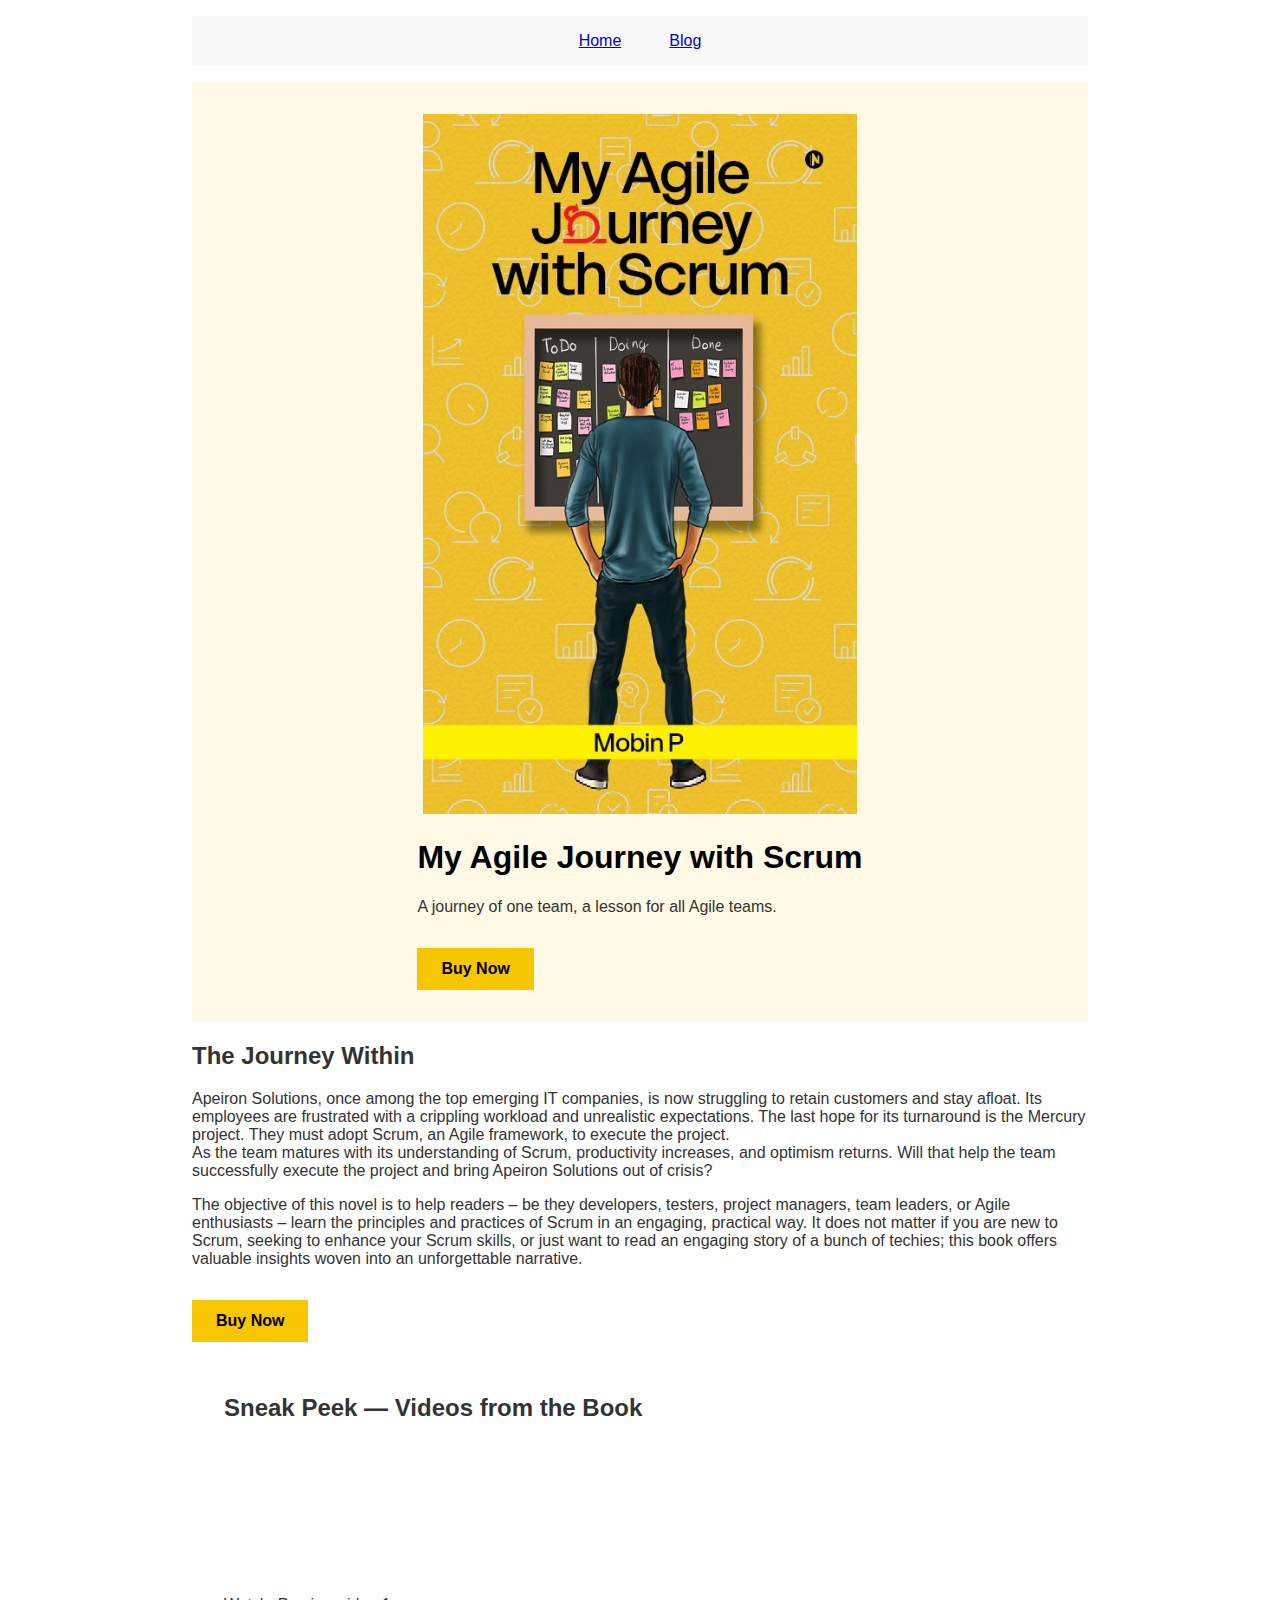
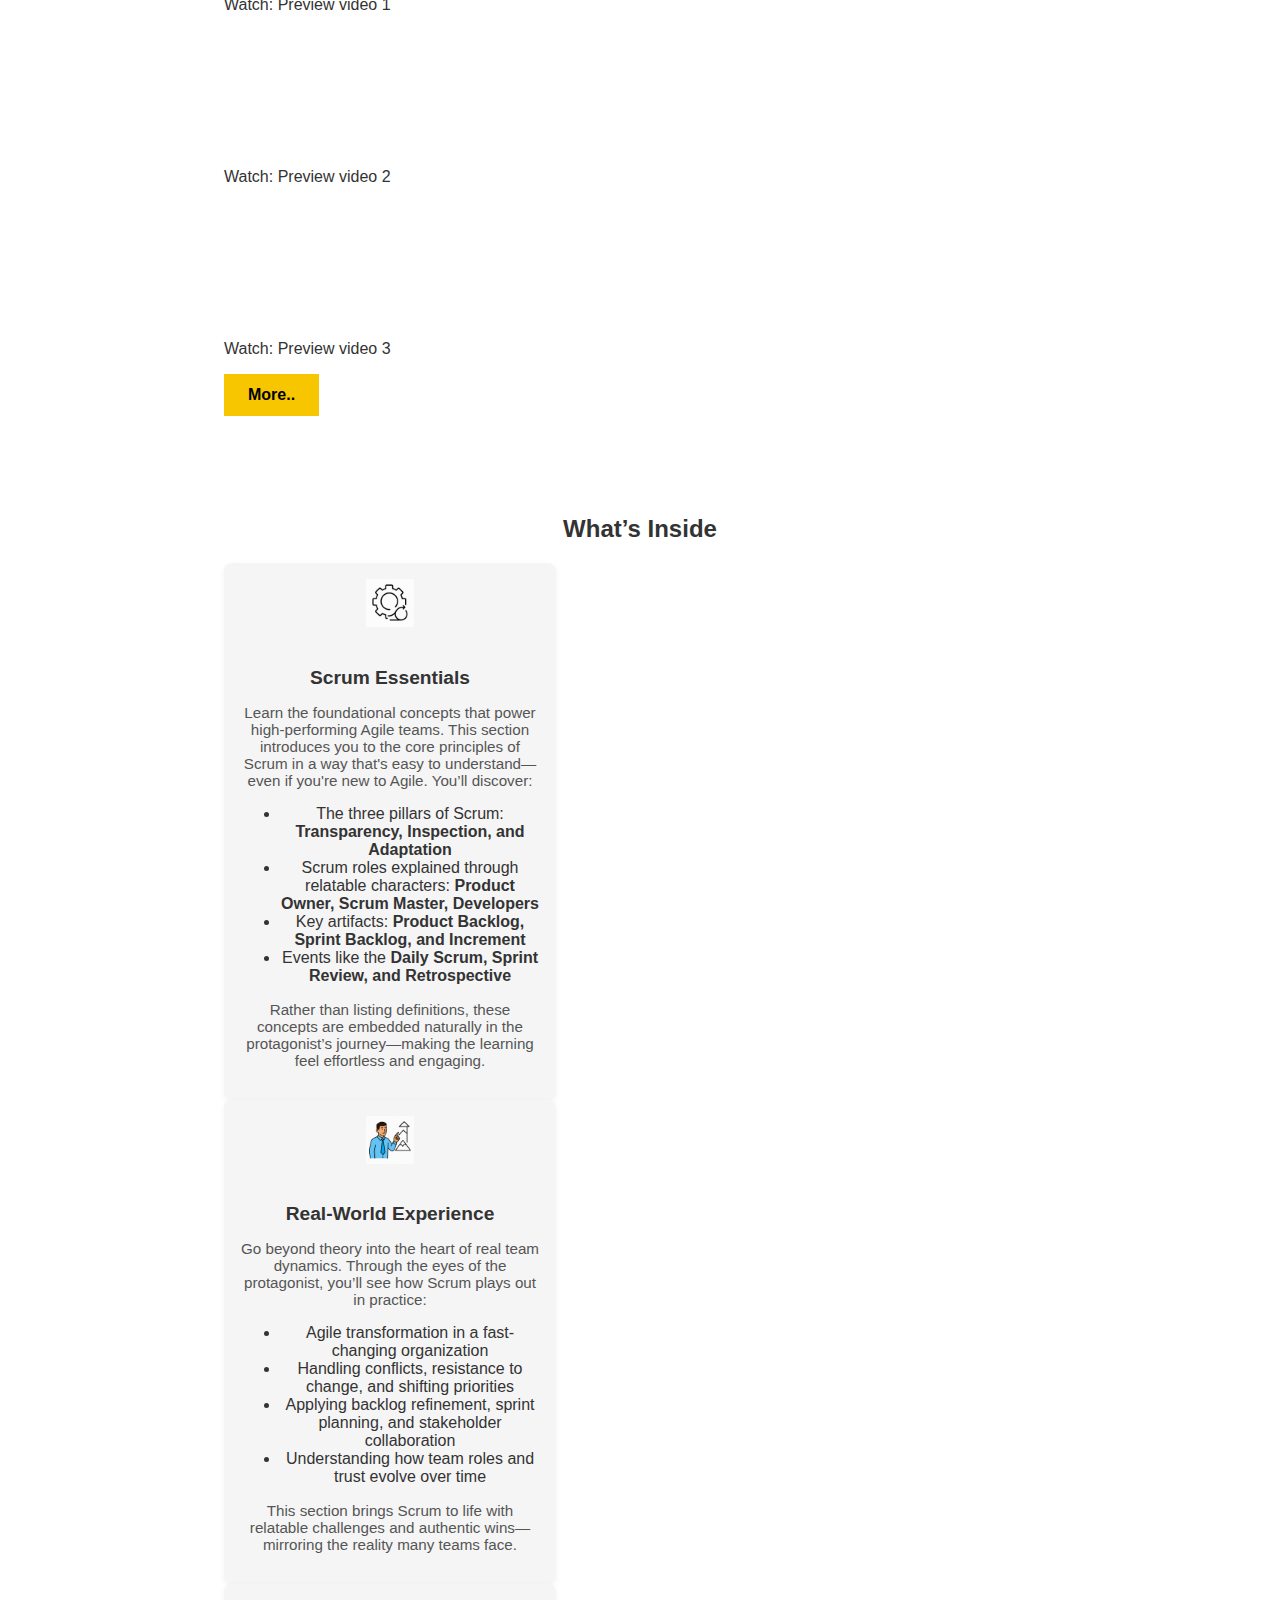
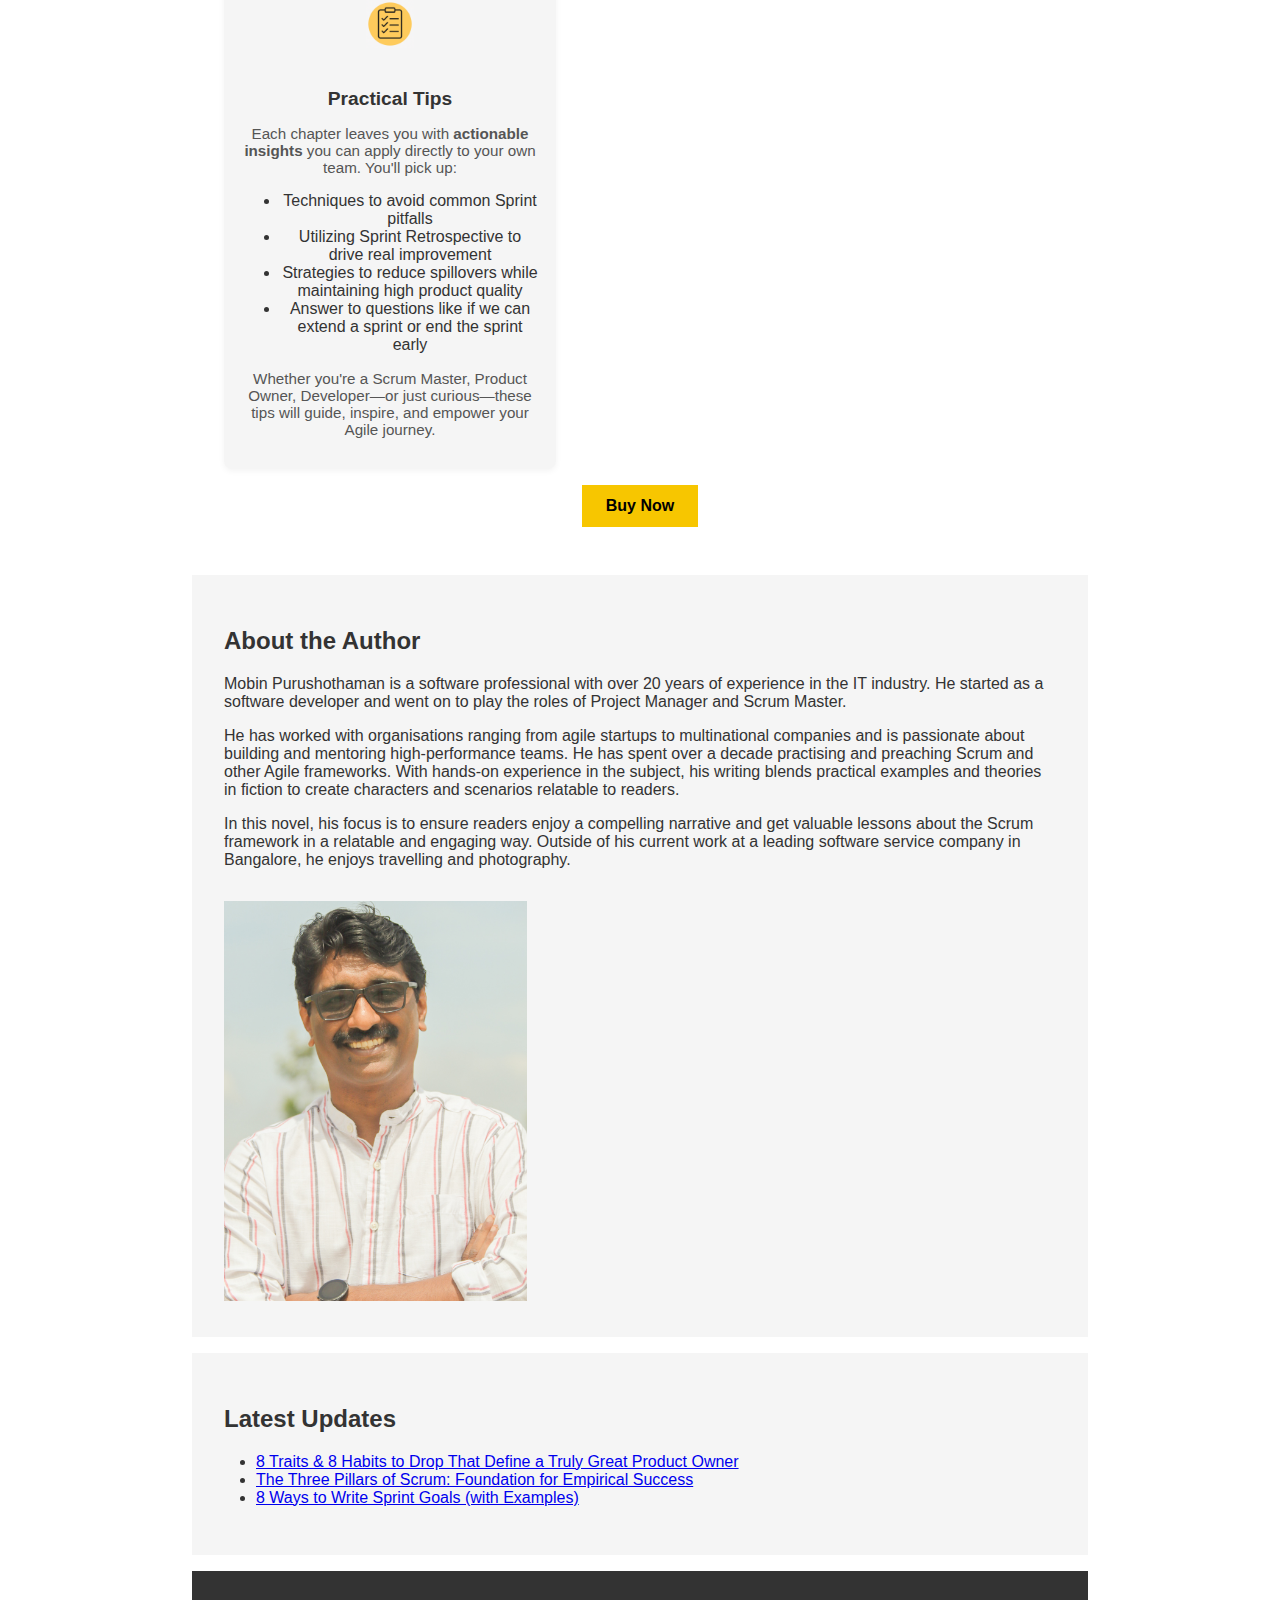
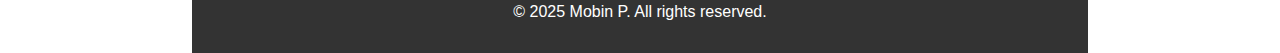
<file: index.html>
<!DOCTYPE html>
<html lang="en">
<head>
  <meta charset="UTF-8" />
  <meta name="viewport" content="width=device-width, initial-scale=1.0"/>
  <title>My Agile Journey with Scrum</title>
  <link rel="icon" type="image/x-icon" href="/images/favicon.ico">
  <link rel="stylesheet" href="css/styles.css">
  <script>
    function updateCountdown() {
        const launchDate = new Date("August 09, 2025 00:00:00").getTime();
        const now = new Date().getTime();
        const distance = launchDate - now;

        const days = Math.floor(distance / (1000 * 60 * 60 * 24));
        const hours = Math.floor((distance % (1000 * 60 * 60 * 24)) / (1000 * 60 * 60));
        const minutes = Math.floor((distance % (1000 * 60 * 60)) / (1000 * 60));
        const seconds = Math.floor((distance % (1000 * 60)) / 1000);

        document.getElementById("countdown").innerHTML =
            days + "d " + hours + "h " + minutes + "m " + seconds + "s ";

        if (distance < 0) {
            document.getElementById("countdown").innerHTML = "Launched!";
        }
    }

    function openModal() {
      document.getElementById("modal").style.display = "block";
    }

    function closeModal() {
      document.getElementById("modal").style.display = "none";
    }

    //setInterval(updateCountdown, 1000);
  </script>
  <!-- Google tag (gtag.js) -->
<script async src="https://www.googletagmanager.com/gtag/js?id=G-W8BX08NS1E"></script>
<script>
  window.dataLayer = window.dataLayer || [];
  function gtag(){dataLayer.push(arguments);}
  gtag('js', new Date());

  gtag('config', 'G-W8BX08NS1E');
</script>
</head>
<body>
  <header>

	<nav class="navbar">
  <ul>
    <li><a href="index.html">Home</a></li>
    <li><a href="https://blog.pmob.in/">Blog</a></li>
  </ul>
</nav>
    <div class="hero">
      <a href="buy.html" ><img src="images/cover.jpg" alt="Book Cover" /></a>
      <div class="hero-text">
        <h1>My Agile Journey with Scrum</h1>
        <p>A journey of one team, a lesson for all Agile teams.</p>
        
        <a class="btn" href="buy.html" >Buy Now</a>
      </div>
    </div>
  </header
    <section class="about-book">
    <h2>The Journey Within</h2>
    <p>Apeiron Solutions, once among the top emerging IT companies, is now struggling to retain customers and stay afloat. Its employees are frustrated with a crippling workload and unrealistic expectations.
The last hope for its turnaround is the Mercury project. They must adopt Scrum, an Agile framework, to execute the project.<br/>
As the team matures with its understanding of Scrum, productivity increases, and optimism returns.
Will that help the team successfully execute the project and bring Apeiron Solutions out of crisis?</p>
<p>The objective of this novel is to help readers – be they developers, testers, project managers, team leaders, or Agile enthusiasts – learn the principles and practices of Scrum in an engaging, practical way.
It does not matter if you are new to Scrum, seeking to enhance your Scrum skills, or just want to read an engaging story of a bunch of techies; this book offers valuable insights woven into an unforgettable narrative.
</p>
 <a class="btn" href="buy.html" >Buy Now</a>
  </section>

<section class="sneak-peek">
  <div class="container">
    <h2>Sneak Peek — Videos from the Book</h2>

    <div class="videos-row" id="videosRow">
      <!-- JS will inject the videos here -->
    </div>

    <div class="videos-more">
      <a class="btn" id="moreVideosBtn" href="https://www.youtube.com/@myagilejourney/shorts" target="_blank" rel="noopener">
        More..
      </a>
    </div>
  </div>
</section>
<section class="whats-inside">
  <h2 style="text-align:center;">What’s Inside</h2>
  <div class="features-container">
    
    <div class="feature-box">
      <img src="images/icon-scrum.png" alt="Scrum Icon">
      <h3>Scrum Essentials</h3>
      <p>
        Learn the foundational concepts that power high-performing Agile teams. This section introduces you to the core principles of Scrum in a way that's easy to understand—even if you're new to Agile. You’ll discover:
      </p>
      <ul>
        <li>The three pillars of Scrum: <strong>Transparency, Inspection, and Adaptation</strong></li>
        <li>Scrum roles explained through relatable characters: <strong>Product Owner, Scrum Master, Developers</strong></li>
        <li>Key artifacts: <strong>Product Backlog, Sprint Backlog, and Increment</strong></li>
        <li>Events like the <strong>Daily Scrum, Sprint Review, and Retrospective</strong></li>
      </ul>
      <p>Rather than listing definitions, these concepts are embedded naturally in the protagonist’s journey—making the learning feel effortless and engaging.</p>
    </div>

    <div class="feature-box">
      <img src="images/icon-experience.png" alt="Experience Icon">
      <h3>Real-World Experience</h3>
      <p>
        Go beyond theory into the heart of real team dynamics. Through the eyes of the protagonist, you’ll see how Scrum plays out in practice:
      </p>
      <ul>
        <li>Agile transformation in a fast-changing organization</li>
        <li>Handling conflicts, resistance to change, and shifting priorities</li>
        <li>Applying backlog refinement, sprint planning, and stakeholder collaboration</li>
        <li>Understanding how team roles and trust evolve over time</li>
      </ul>
      <p>This section brings Scrum to life with relatable challenges and authentic wins—mirroring the reality many teams face.</p>
    </div>

    <div class="feature-box">
      <img src="images/icon-tips.png" alt="Tips Icon">
      <h3>Practical Tips</h3>
      <p>
        Each chapter leaves you with <strong>actionable insights</strong> you can apply directly to your own team. You'll pick up:
      </p>
      <ul>
        <li>Techniques to avoid common Sprint pitfalls</li>
        <li>Utilizing Sprint Retrospective to drive real improvement</li>
        <li>Strategies to reduce spillovers while maintaining high product quality</li>
		<li>Answer to questions like if we can extend a sprint or end the sprint early</li>
      </ul>
      <p>Whether you're a Scrum Master, Product Owner, Developer—or just curious—these tips will guide, inspire, and empower your Agile journey.</p>
    </div>

  </div>
   <a class="btn" href="buy.html" >Buy Now</a>
</section>

  <section class="about-author">
  <h2>About the Author</h2>
  <div class="author-container">
    <div class="author-text">
      <p>Mobin Purushothaman is a software professional with over 20 years of experience in the IT industry. He started as a software developer and went on to play the roles of Project Manager and Scrum Master.</p>
      <p>He has worked with organisations ranging from agile startups to multinational companies and is passionate about building and mentoring high-performance teams. He has spent over a decade practising and preaching Scrum and other Agile frameworks. With hands-on experience in the subject, his writing blends practical examples and theories in fiction to create characters and scenarios relatable to readers.</p>
      <p>In this novel, his focus is to ensure readers enjoy a compelling narrative and get valuable lessons about the Scrum framework in a relatable and engaging way. Outside of his current work at a leading software service company in Bangalore, he enjoys travelling and photography.</p>
    </div>
    <div class="author-photo">
      <img src="images/author.jpg" alt="Mobin Purushothaman">
    </div>
  </div>
</section>

  <section class="blog">
    <h2>Latest Updates</h2>
    <ul>
      <li><a href="https://medium.com/@mobinp/what-makes-a-great-product-owner-8-traits-to-cultivate-and-8-habits-to-drop-04ace955f0c7">8 Traits &amp; 8 Habits to Drop That Define a Truly Great Product Owner</a>
	  </li>
      <li><a href="https://medium.com/@mobinp/the-three-pillars-of-scrum-foundation-for-empirical-success-79ee2485ceb0">The Three Pillars of Scrum: Foundation for Empirical Success</a></li>
      <li><a href="https://medium.com/@mobinp/different-ways-of-writing-sprint-goals-with-examples-757d5a2f6b16">8 Ways to Write Sprint Goals (with Examples)</a></li>
    </ul>
  </section>

  <footer>
    <p>&copy; 2025 Mobin P. All rights reserved.</p>
  </footer>

  <!-- Modal -->
  <div id="modal" class="modal">
    <div class="modal-content">
      <span class="close" onclick="closeModal()">&times;</span>
      <iframe src="https://docs.google.com/forms/d/e/1FAIpQLSeYnAxs5Uy-jLo21I_hpQH1JKzmwaVx8bZw9TLp7scSWmh-zw/viewform?embedded=true" width="100%" height="500" frameborder="0" marginheight="0" marginwidth="0">Loading…</iframe>
    </div>
  </div>
  <script>
(function(){
  // Replace these with your real YouTube video IDs.
  // desktopVideoIds are regular watch videos (e.g. "dQw4w9WgXcQ")
  // shortsVideoIds are the same videos' short IDs if you created separate short files (or same IDs can be used with /shorts/).
  const desktopVideoIds = ["HwfIXshDlbo",  "y6DEF9QugUo",  "lF3gqfkOdPg","GNtmkfMYNjs"];
  const shortsVideoIds  = ["HwfIXshDlbo",  "y6DEF9QugUo",  "lF3gqfkOdPg","GNtmkfMYNjs"];

  // how many cards to show (2 or 3)
  const cardsToShow = Math.min(3, desktopVideoIds.length, shortsVideoIds.length);

  const videosRow = document.getElementById("videosRow");
  const moreBtn = document.getElementById("moreVideosBtn");
  if(moreBtn){
    moreBtn.href = "https://www.youtube.com/@YourChannel"; // <-- update to your channel or page
  }

  function createCard(embedHtml, caption){
    const card = document.createElement("div");
    card.className = "video-card";
    card.innerHTML = embedHtml + '<div class="video-caption">'+(caption||'')+'</div>';
    return card;
  }

  function buildEmbeds(isDesktop){
    videosRow.innerHTML = ""; // clear existing
    for(let i=0;i<cardsToShow;i++){
      const id = isDesktop ? desktopVideoIds[i] : shortsVideoIds[i];
      // if id missing, skip
      if(!id) continue;

      // Use YouTube iframe embed:
      // Desktop: embed as standard watch embed (www.youtube.com/embed/VIDEO_ID).
      // Shorts: embed via /shorts/VIDEO_ID (works in iframe like regular)
      const src = isDesktop ? 
        ("https://www.youtube.com/embed/" + id + "?rel=0") :
        ("https://www.youtube.com/embed/" + id + "?rel=0"); // if your shorts require different URL, adjust to "https://www.youtube.com/shorts/ID?..." — many embeds still work via /embed/ID

      // create iframe (responsive by card width)
      const iframe = '<iframe class="video-frame" src="'+src+'" title="Sneak peek video" frameborder="0" allow="accelerometer; autoplay; clipboard-write; encrypted-media; gyroscope; picture-in-picture" allowfullscreen></iframe>';
      const caption = isDesktop ? "Watch: Preview video " + (i+1) : "Short: Preview " + (i+1);
      const card = createCard(iframe, caption);
      videosRow.appendChild(card);
    }
  }

  // media query breakpoint - treat desktop at width >= 768px
  const mq = window.matchMedia("(min-width:768px)");
  function handleChange(e){
    buildEmbeds(e.matches); // matches == true means desktop
  }

  // initial build
  handleChange(mq);
  // listen for changes (user resizes)
  if(mq.addEventListener){
    mq.addEventListener("change", handleChange);
  }else if(mq.addListener){
    mq.addListener(handleChange);
  }
})();
</script>

</body>
</html>
</file>
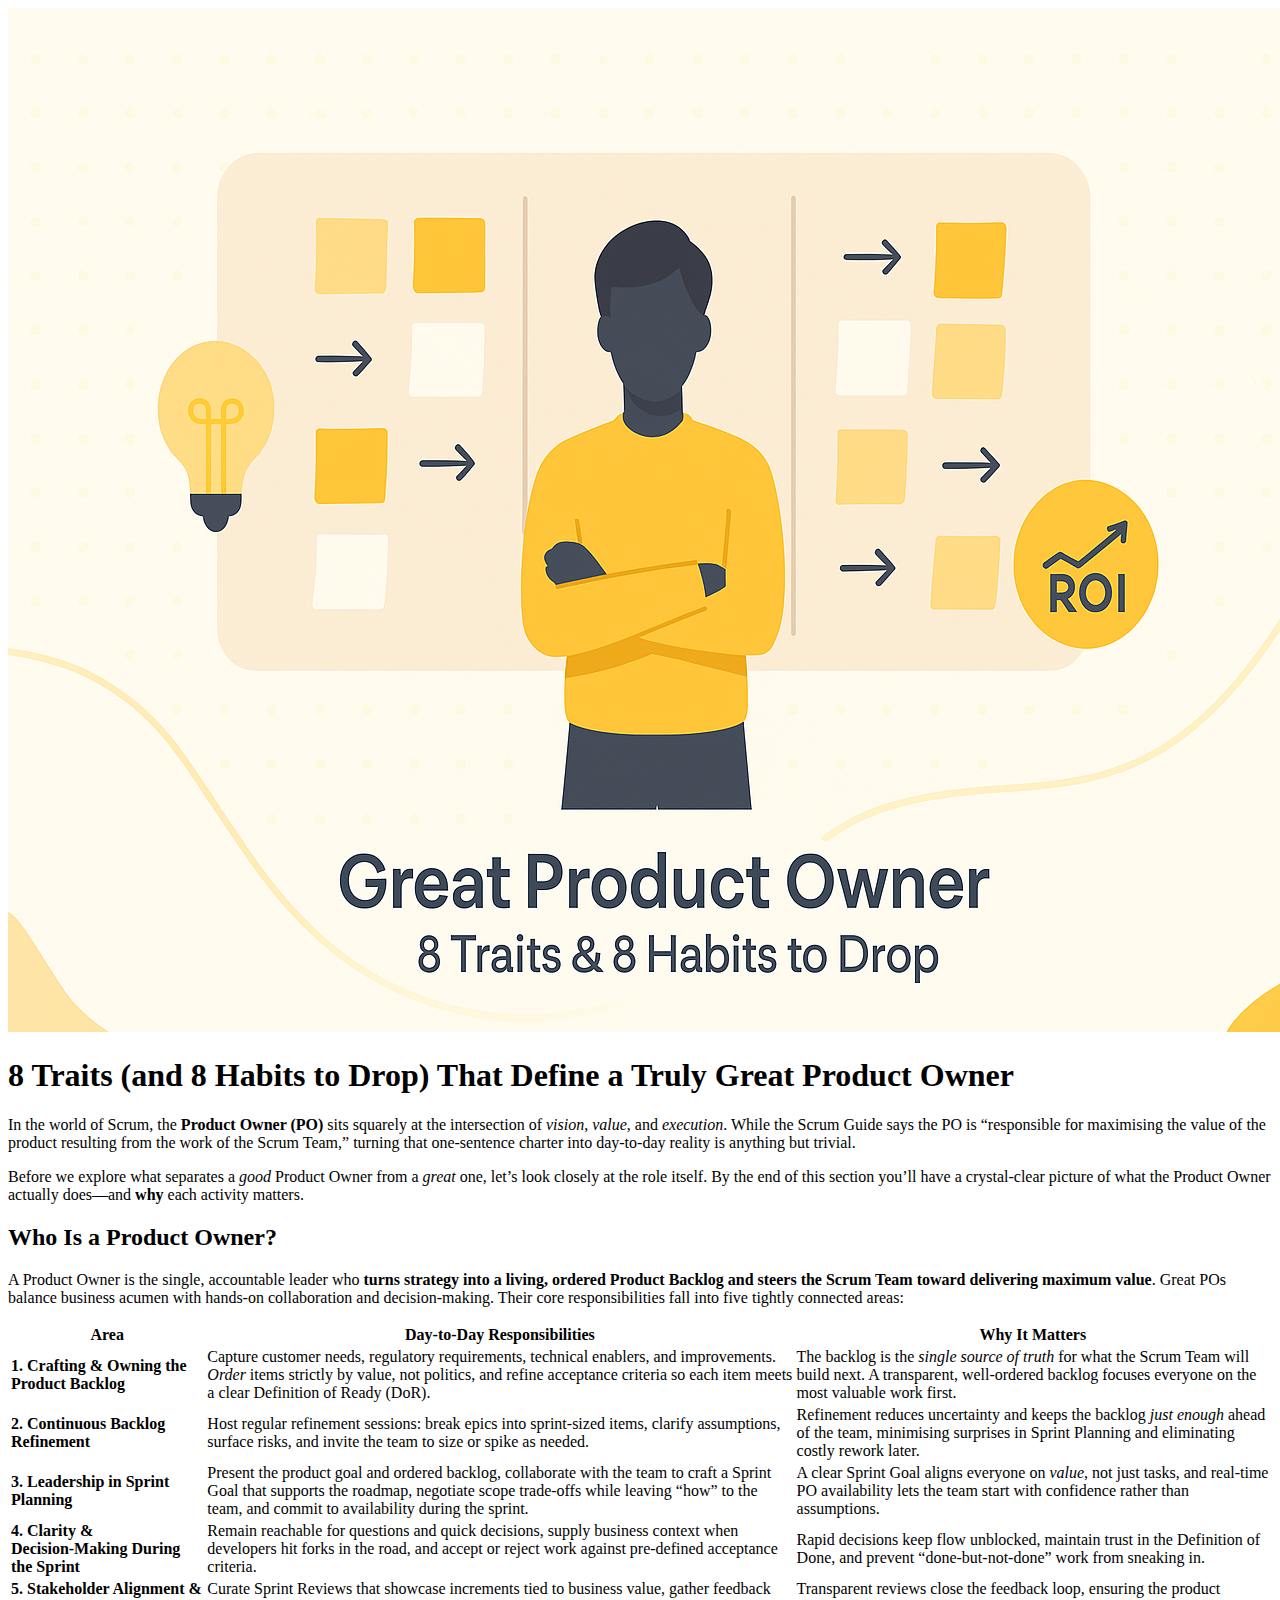
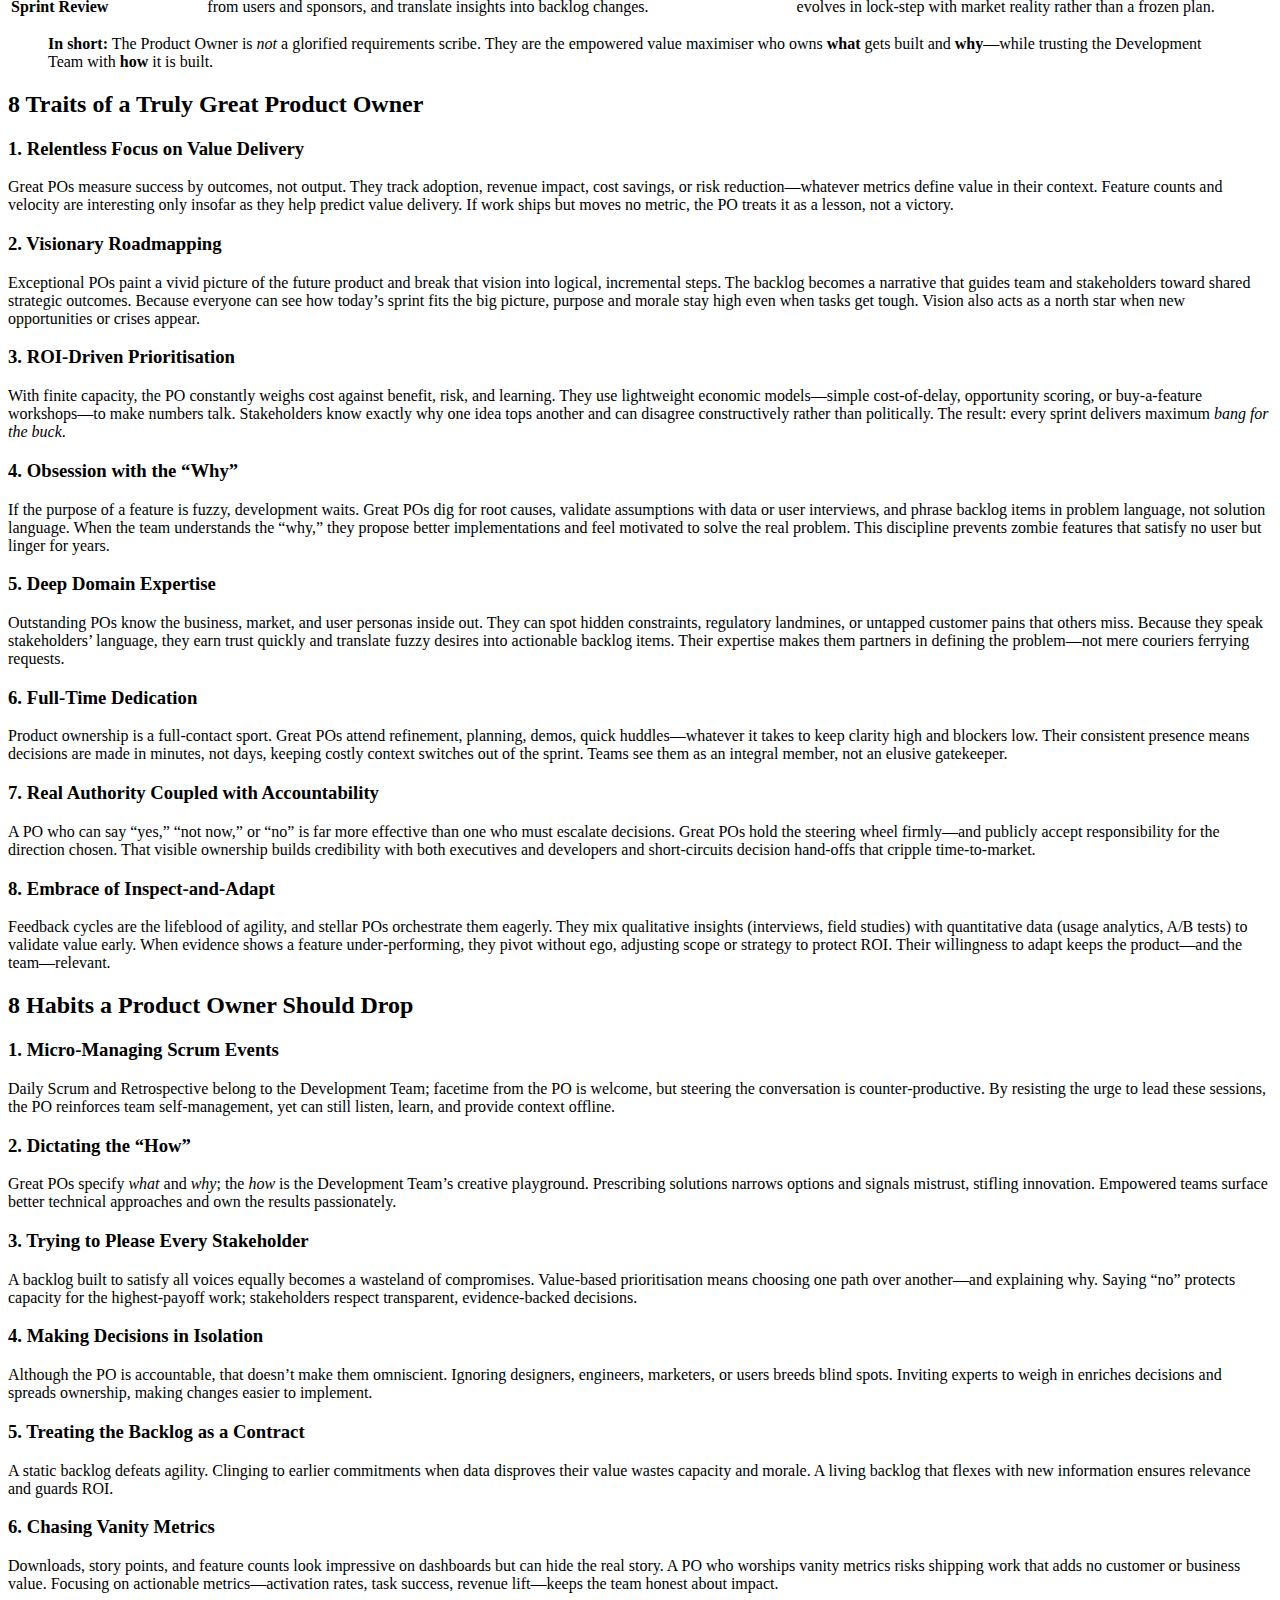
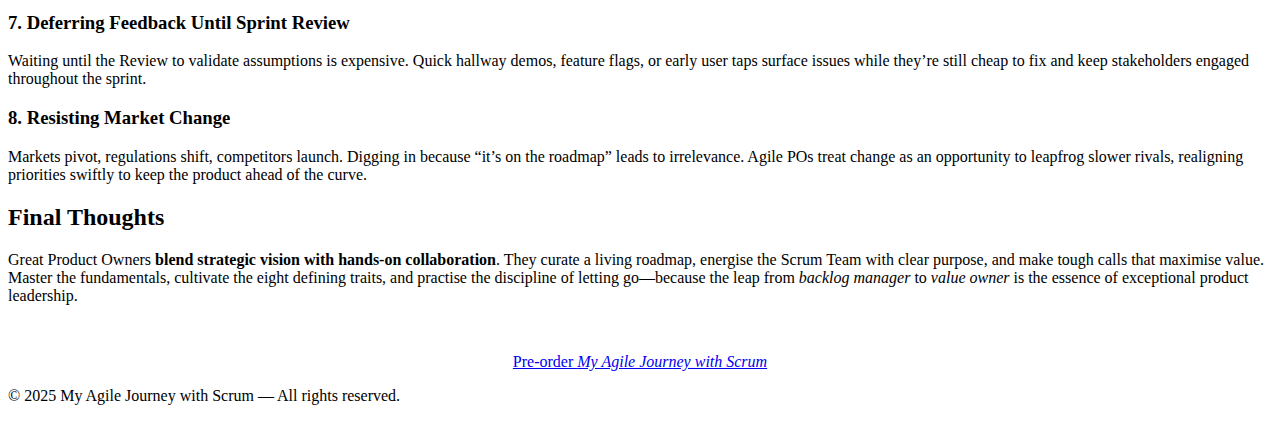
<file: 8_Traits_and_8_Habits_to_Drop_That_Define_a_Truly_Great_Product_Owner.html>
<!DOCTYPE html>
<html lang="en">
<head>
  <meta charset="UTF-8" />
  <meta http-equiv="X-UA-Compatible" content="IE=edge" />
  <meta name="viewport" content="width=device-width, initial-scale=1.0" />
  <title>8 Traits (and 8 Habits to Drop) That Define a Truly Great Product Owner | My Agile Journey with Scrum</title>
  <meta name="description" content="Explore the essential responsibilities, eight defining traits, and eight habits to drop to become a truly great Scrum Product Owner." />
  <!-- Main site stylesheet -->
  <link rel="stylesheet" href="css/blog.css" />
  <!-- Blog-specific accents that sit on top of the main theme -->
  </head>
<body>
  <header class="blog-hero">
    <!-- Banner image path can be adjusted if you place it in a different folder -->
    <img src="images/po-banner.png" alt="Great Product Owner banner illustration" class="banner-img" />
    <h1>8 Traits (and 8 Habits to Drop) That Define a Truly Great Product Owner</h1>
  </header>

  <main class="blog-container">
    <p>In the world of Scrum, the <strong>Product Owner (PO)</strong> sits squarely at the intersection of <em>vision</em>, <em>value</em>, and <em>execution</em>. While the Scrum Guide says the PO is “responsible for maximising the value of the product resulting from the work of the Scrum Team,” turning that one‑sentence charter into day‑to‑day reality is anything but trivial.</p>

    <p>Before we explore what separates a <em>good</em> Product Owner from a <em>great</em> one, let’s look closely at the role itself. By the end of this section you’ll have a crystal‑clear picture of what the Product Owner actually does—and <strong>why</strong> each activity matters.</p>

    <h2 id="who-is-a-product-owner">Who Is a Product Owner?</h2>
    <p>A Product Owner is the single, accountable leader who <strong>turns strategy into a living, ordered Product Backlog and steers the Scrum Team toward delivering maximum value</strong>. Great POs balance business acumen with hands‑on collaboration and decision‑making. Their core responsibilities fall into five tightly connected areas:</p>

    <div style="overflow-x:auto">
      <table>
        <thead>
          <tr>
            <th scope="col">Area</th>
            <th scope="col">Day‑to‑Day Responsibilities</th>
            <th scope="col">Why It Matters</th>
          </tr>
        </thead>
        <tbody>
          <tr>
            <td data-label="Area"><strong>1. Crafting &amp; Owning the Product Backlog</strong></td>
            <td data-label="Day‑to‑Day Responsibilities">Capture customer needs, regulatory requirements, technical enablers, and improvements. <em>Order</em> items strictly by value, not politics, and refine acceptance criteria so each item meets a clear Definition of Ready (DoR).</td>
            <td data-label="Why It Matters">The backlog is the <em>single source of truth</em> for what the Scrum Team will build next. A transparent, well‑ordered backlog focuses everyone on the most valuable work first.</td>
          </tr>
          <tr>
            <td data-label="Area"><strong>2. Continuous Backlog Refinement</strong></td>
            <td data-label="Day‑to‑Day Responsibilities">Host regular refinement sessions: break epics into sprint‑sized items, clarify assumptions, surface risks, and invite the team to size or spike as needed.</td>
            <td data-label="Why It Matters">Refinement reduces uncertainty and keeps the backlog <em>just enough</em> ahead of the team, minimising surprises in Sprint Planning and eliminating costly rework later.</td>
          </tr>
          <tr>
            <td data-label="Area"><strong>3. Leadership in Sprint Planning</strong></td>
            <td data-label="Day‑to‑Day Responsibilities">Present the product goal and ordered backlog, collaborate with the team to craft a Sprint Goal that supports the roadmap, negotiate scope trade‑offs while leaving <q>how</q> to the team, and commit to availability during the sprint.</td>
            <td data-label="Why It Matters">A clear Sprint Goal aligns everyone on <em>value</em>, not just tasks, and real‑time PO availability lets the team start with confidence rather than assumptions.</td>
          </tr>
          <tr>
            <td data-label="Area"><strong>4. Clarity &amp; Decision‑Making During the Sprint</strong></td>
            <td data-label="Day‑to‑Day Responsibilities">Remain reachable for questions and quick decisions, supply business context when developers hit forks in the road, and accept or reject work against pre‑defined acceptance criteria.</td>
            <td data-label="Why It Matters">Rapid decisions keep flow unblocked, maintain trust in the Definition of Done, and prevent <q>done‑but‑not‑done</q> work from sneaking in.</td>
          </tr>
          <tr>
            <td data-label="Area"><strong>5. Stakeholder Alignment &amp; Sprint Review</strong></td>
            <td data-label="Day‑to‑Day Responsibilities">Curate Sprint Reviews that showcase increments tied to business value, gather feedback from users and sponsors, and translate insights into backlog changes.</td>
            <td data-label="Why It Matters">Transparent reviews close the feedback loop, ensuring the product evolves in lock‑step with market reality rather than a frozen plan.</td>
          </tr>
        </tbody>
      </table>
    </div>

    <blockquote><strong>In short:</strong> The Product Owner is <em>not</em> a glorified requirements scribe. They are the empowered value maximiser who owns <strong>what</strong> gets built and <strong>why</strong>—while trusting the Development Team with <strong>how</strong> it is built.</blockquote>

    <h2 id="traits">8 Traits of a Truly Great Product Owner</h2>

    <h3>1. Relentless Focus on Value Delivery</h3>
    <p>Great POs measure success by outcomes, not output. They track adoption, revenue impact, cost savings, or risk reduction—whatever metrics define value in their context. Feature counts and velocity are interesting only insofar as they help predict value delivery. If work ships but moves no metric, the PO treats it as a lesson, not a victory.</p>

    <h3>2. Visionary Roadmapping</h3>
    <p>Exceptional POs paint a vivid picture of the future product and break that vision into logical, incremental steps. The backlog becomes a narrative that guides team and stakeholders toward shared strategic outcomes. Because everyone can see how today’s sprint fits the big picture, purpose and morale stay high even when tasks get tough. Vision also acts as a north star when new opportunities or crises appear.</p>

    <h3>3. ROI‑Driven Prioritisation</h3>
    <p>With finite capacity, the PO constantly weighs cost against benefit, risk, and learning. They use lightweight economic models—simple cost‑of‑delay, opportunity scoring, or buy‑a‑feature workshops—to make numbers talk. Stakeholders know exactly why one idea tops another and can disagree constructively rather than politically. The result: every sprint delivers maximum <em>bang for the buck</em>.</p>

    <h3>4. Obsession with the “Why”</h3>
    <p>If the purpose of a feature is fuzzy, development waits. Great POs dig for root causes, validate assumptions with data or user interviews, and phrase backlog items in problem language, not solution language. When the team understands the “why,” they propose better implementations and feel motivated to solve the real problem. This discipline prevents zombie features that satisfy no user but linger for years.</p>

    <h3>5. Deep Domain Expertise</h3>
    <p>Outstanding POs know the business, market, and user personas inside out. They can spot hidden constraints, regulatory landmines, or untapped customer pains that others miss. Because they speak stakeholders’ language, they earn trust quickly and translate fuzzy desires into actionable backlog items. Their expertise makes them partners in defining the problem—not mere couriers ferrying requests.</p>

    <h3>6. Full‑Time Dedication</h3>
    <p>Product ownership is a full‑contact sport. Great POs attend refinement, planning, demos, quick huddles—whatever it takes to keep clarity high and blockers low. Their consistent presence means decisions are made in minutes, not days, keeping costly context switches out of the sprint. Teams see them as an integral member, not an elusive gatekeeper.</p>

    <h3>7. Real Authority Coupled with Accountability</h3>
    <p>A PO who can say “yes,” “not now,” or “no” is far more effective than one who must escalate decisions. Great POs hold the steering wheel firmly—and publicly accept responsibility for the direction chosen. That visible ownership builds credibility with both executives and developers and short‑circuits decision hand‑offs that cripple time‑to‑market.</p>

    <h3>8. Embrace of Inspect‑and‑Adapt</h3>
    <p>Feedback cycles are the lifeblood of agility, and stellar POs orchestrate them eagerly. They mix qualitative insights (interviews, field studies) with quantitative data (usage analytics, A/B tests) to validate value early. When evidence shows a feature under‑performing, they pivot without ego, adjusting scope or strategy to protect ROI. Their willingness to adapt keeps the product—and the team—relevant.</p>

    <h2 id="habits">8 Habits a Product Owner Should Drop</h2>

    <h3>1. Micro‑Managing Scrum Events</h3>
    <p>Daily Scrum and Retrospective belong to the Development Team; facetime from the PO is welcome, but steering the conversation is counter‑productive. By resisting the urge to lead these sessions, the PO reinforces team self‑management, yet can still listen, learn, and provide context offline.</p>

    <h3>2. Dictating the “How”</h3>
    <p>Great POs specify <em>what</em> and <em>why</em>; the <em>how</em> is the Development Team’s creative playground. Prescribing solutions narrows options and signals mistrust, stifling innovation. Empowered teams surface better technical approaches and own the results passionately.</p>

    <h3>3. Trying to Please Every Stakeholder</h3>
    <p>A backlog built to satisfy all voices equally becomes a wasteland of compromises. Value‑based prioritisation means choosing one path over another—and explaining why. Saying “no” protects capacity for the highest‑payoff work; stakeholders respect transparent, evidence‑backed decisions.</p>

    <h3>4. Making Decisions in Isolation</h3>
    <p>Although the PO is accountable, that doesn’t make them omniscient. Ignoring designers, engineers, marketers, or users breeds blind spots. Inviting experts to weigh in enriches decisions and spreads ownership, making changes easier to implement.</p>

    <h3>5. Treating the Backlog as a Contract</h3>
    <p>A static backlog defeats agility. Clinging to earlier commitments when data disproves their value wastes capacity and morale. A living backlog that flexes with new information ensures relevance and guards ROI.</p>

    <h3>6. Chasing Vanity Metrics</h3>
    <p>Downloads, story points, and feature counts look impressive on dashboards but can hide the real story. A PO who worships vanity metrics risks shipping work that adds no customer or business value. Focusing on actionable metrics—activation rates, task success, revenue lift—keeps the team honest about impact.</p>

    <h3>7. Deferring Feedback Until Sprint Review</h3>
    <p>Waiting until the Review to validate assumptions is expensive. Quick hallway demos, feature flags, or early user taps surface issues while they’re still cheap to fix and keep stakeholders engaged throughout the sprint.</p>

    <h3>8. Resisting Market Change</h3>
    <p>Markets pivot, regulations shift, competitors launch. Digging in because “it’s on the roadmap” leads to irrelevance. Agile POs treat change as an opportunity to leapfrog slower rivals, realigning priorities swiftly to keep the product ahead of the curve.</p>

    <h2 id="conclusion">Final Thoughts</h2>
    <p>Great Product Owners <strong>blend strategic vision with hands‑on collaboration</strong>. They curate a living roadmap, energise the Scrum Team with clear purpose, and make tough calls that maximise value. Master the fundamentals, cultivate the eight defining traits, and practise the discipline of letting go—because the leap from <em>backlog manager</em> to <em>value owner</em> is the essence of exceptional product leadership.</p>

    <p style="margin-top: 3rem; text-align: center;"><a class="btn-primary" href="#" aria-label="Pre-order My Agile Journey with Scrum">Pre‑order <em>My Agile Journey with Scrum</em></a></p>
  </main>

  <footer>
    <p>&copy; 2025 My Agile Journey with Scrum — All rights reserved.</p>
  </footer>
</body>
</html>
</file>
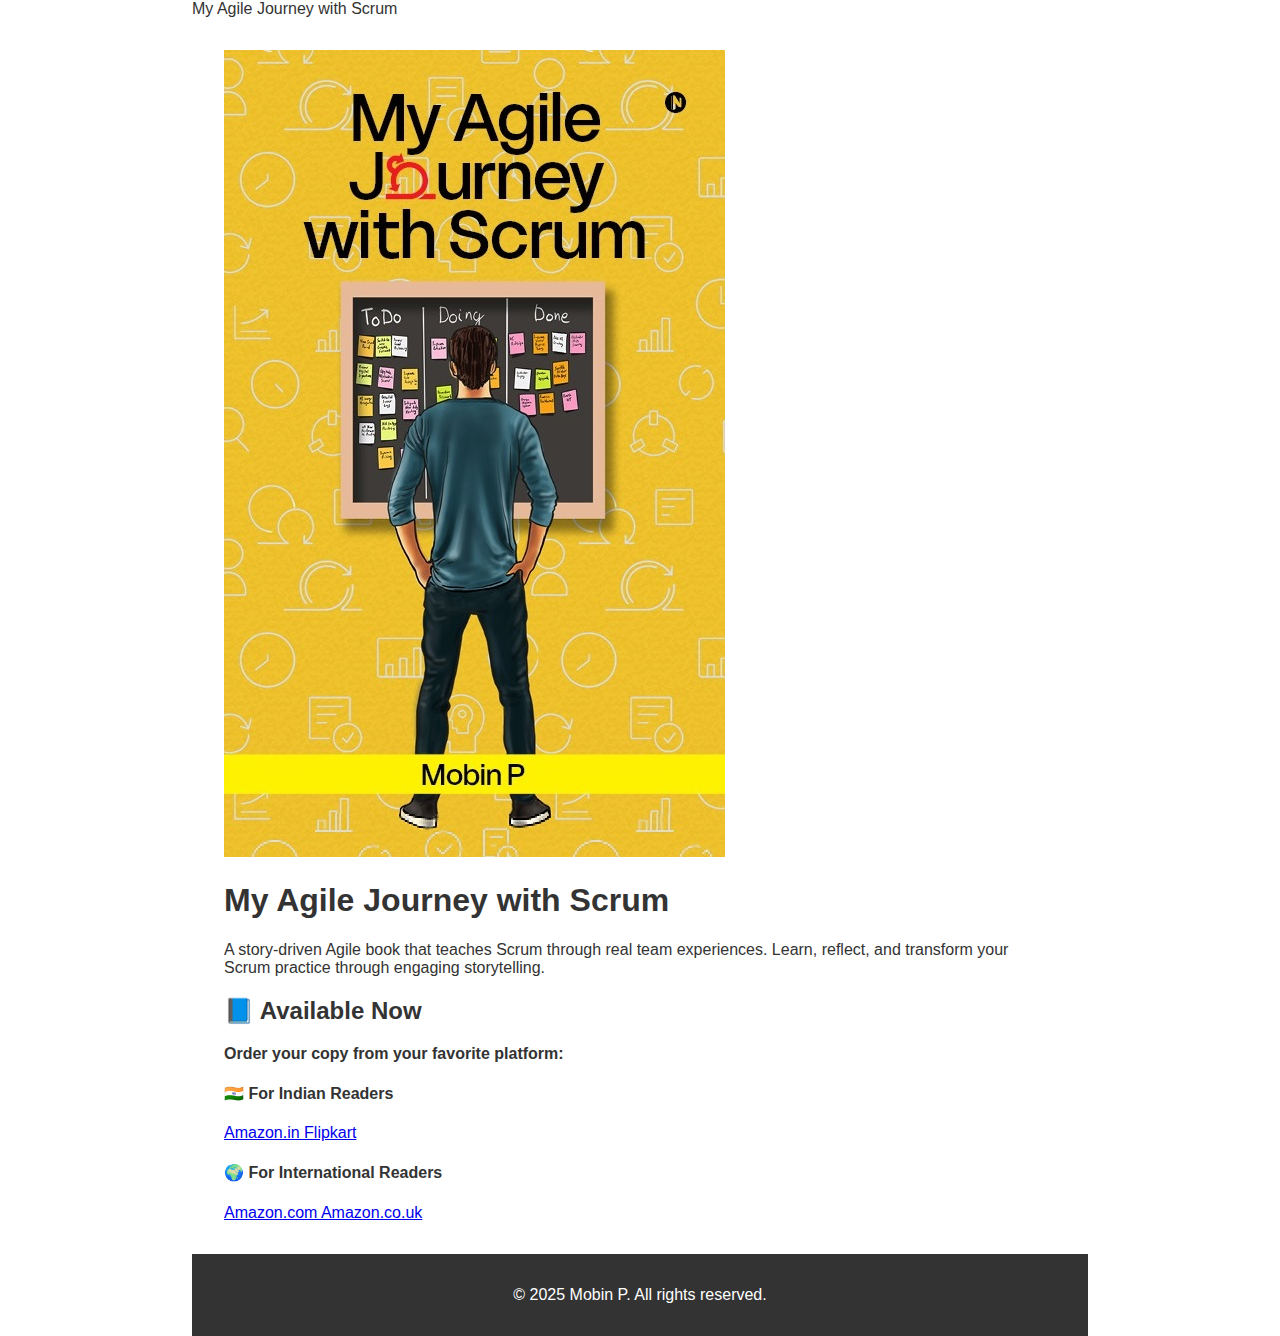
<file: buy.html>
<!DOCTYPE html>
<html lang="en">
<head>
  <meta charset="UTF-8" />
  <meta name="viewport" content="width=device-width, initial-scale=1.0"/>
  <title>Buy My Book – My Agile Journey with Scrum</title>
  <link rel="stylesheet" href="css/styles.css">
    <!-- Google tag (gtag.js) -->
<script async src="https://www.googletagmanager.com/gtag/js?id=G-W8BX08NS1E"></script>
<script>
  window.dataLayer = window.dataLayer || [];
  function gtag(){dataLayer.push(arguments);}
  gtag('js', new Date());

  gtag('config', 'G-W8BX08NS1E');
</script>
</head>
<body>
  <header class="nav">
    <div class="logo">My Agile Journey with Scrum</div>
  </header>

<section class="sales-hero">
  <div class="sales-book-img">
<a href="https://myagilejourneywithscrum.com" ><img src="images/cover.jpg" alt="My Agile Journey with Scrum Book Cover"></a>
  </div>

  <div class="sales-content">
    <h1>My Agile Journey with Scrum</h1>
    <p>A story-driven Agile book that teaches Scrum through real team experiences. Learn, reflect, and transform your Scrum practice through engaging storytelling.</p>

    <div class="buy-highlight">
      <h2>📘 Available Now</h2>
      <p><strong>Order your copy from your favorite platform:</strong></p>

      <div class="buy-links">
        <h4>🇮🇳 For Indian Readers</h4>
        <a class="buy-button" href="https://www.amazon.in/My-Agile-Journey-Scrum-Mobin/dp/B0FJJ5G2SK" target="_blank">
           Amazon.in
        </a>
        <a class="buy-button" href="http://dl.flipkart.com/dl/my-agile-journey-scrum/p/itm50ff1ba15a86d?pid=9798897779611&marketplace=FLIPKART&cmpid=product.share.pp&lid=LSTBOK9798897779611XUMLMP #buyonflipkart" target="_blank">
          Flipkart
        </a>

        <h4 >🌍 For International Readers</h4>
        <a class="buy-button" href="https://a.co/d/10240Km" target="_blank">
           Amazon.com
        </a>
        <a class="buy-button" href="https://amzn.eu/d/a4fk3CX" target="_blank">
           Amazon.co.uk
        </a>
      </div>
    </div>
  </div>
</section>
  </section>


  <footer>
    <p>© 2025 Mobin P. All rights reserved.</p>
  </footer>
</body>
</html>
</file>
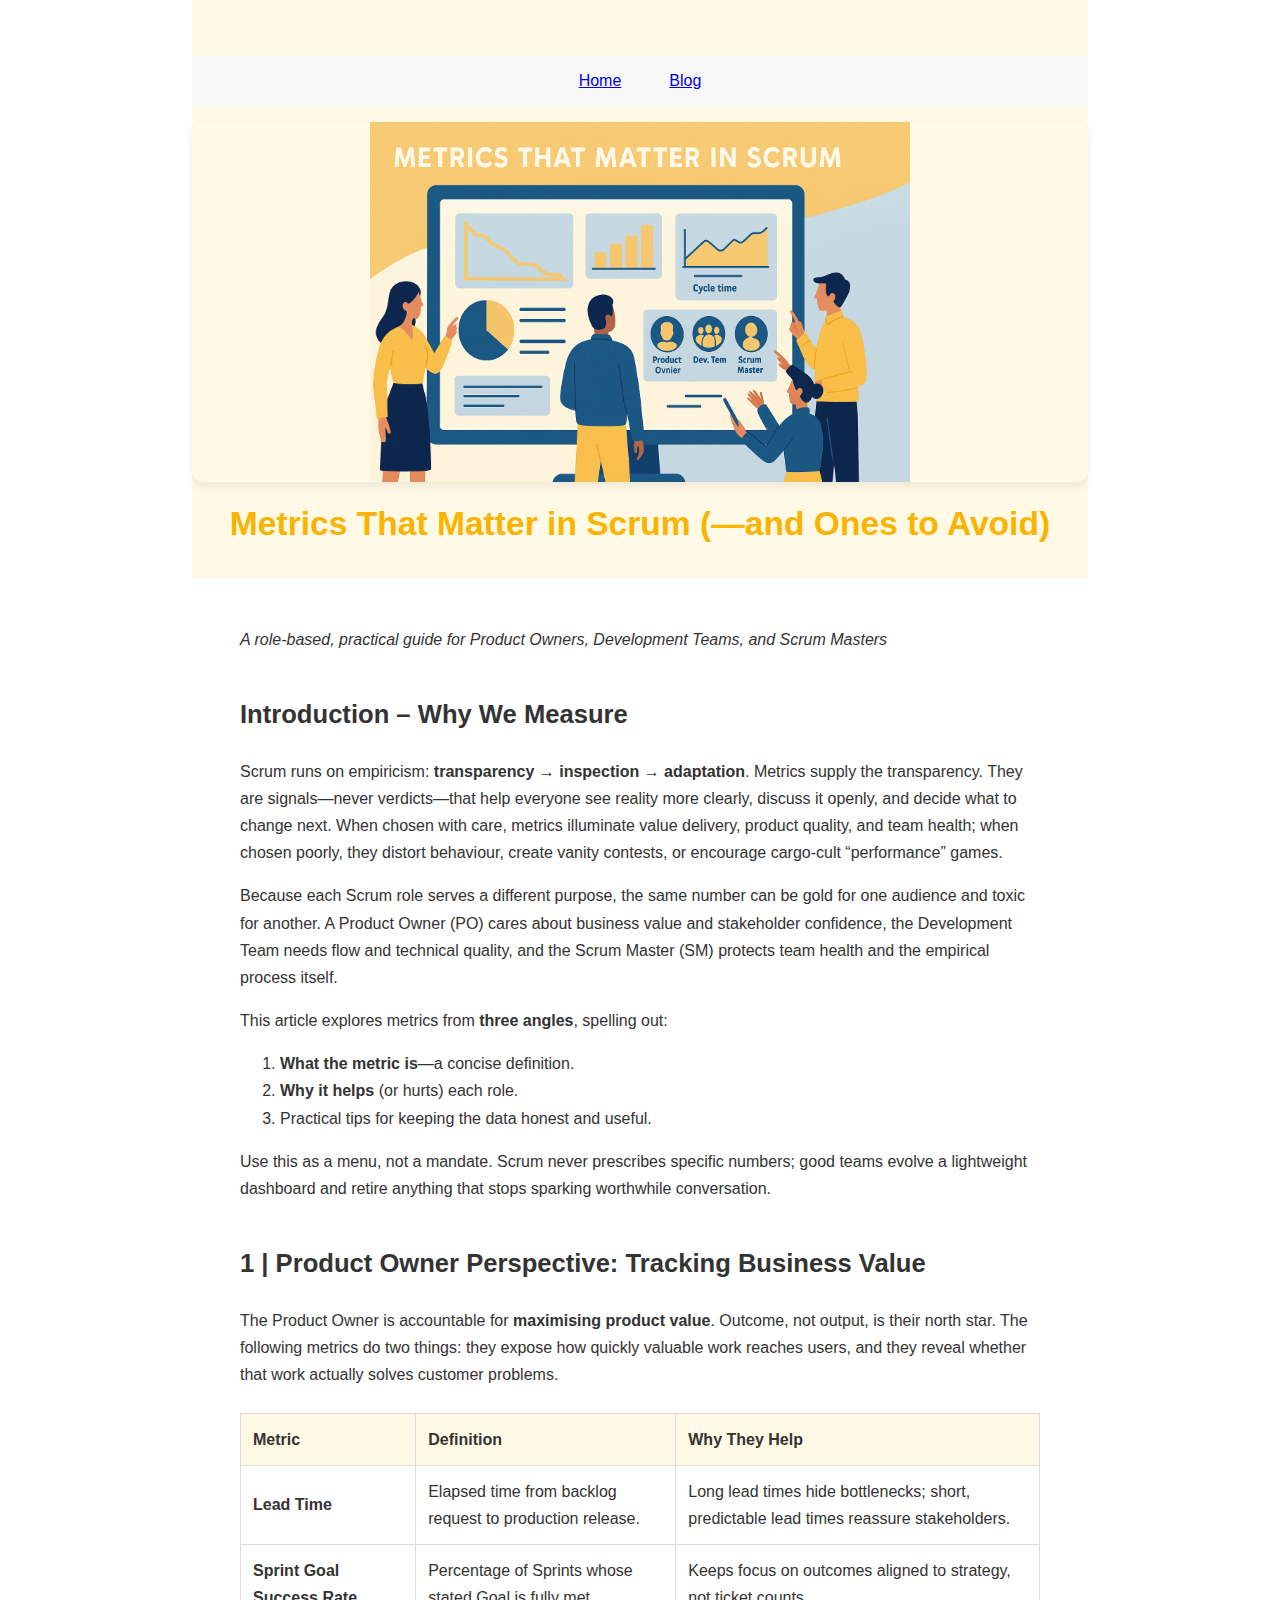
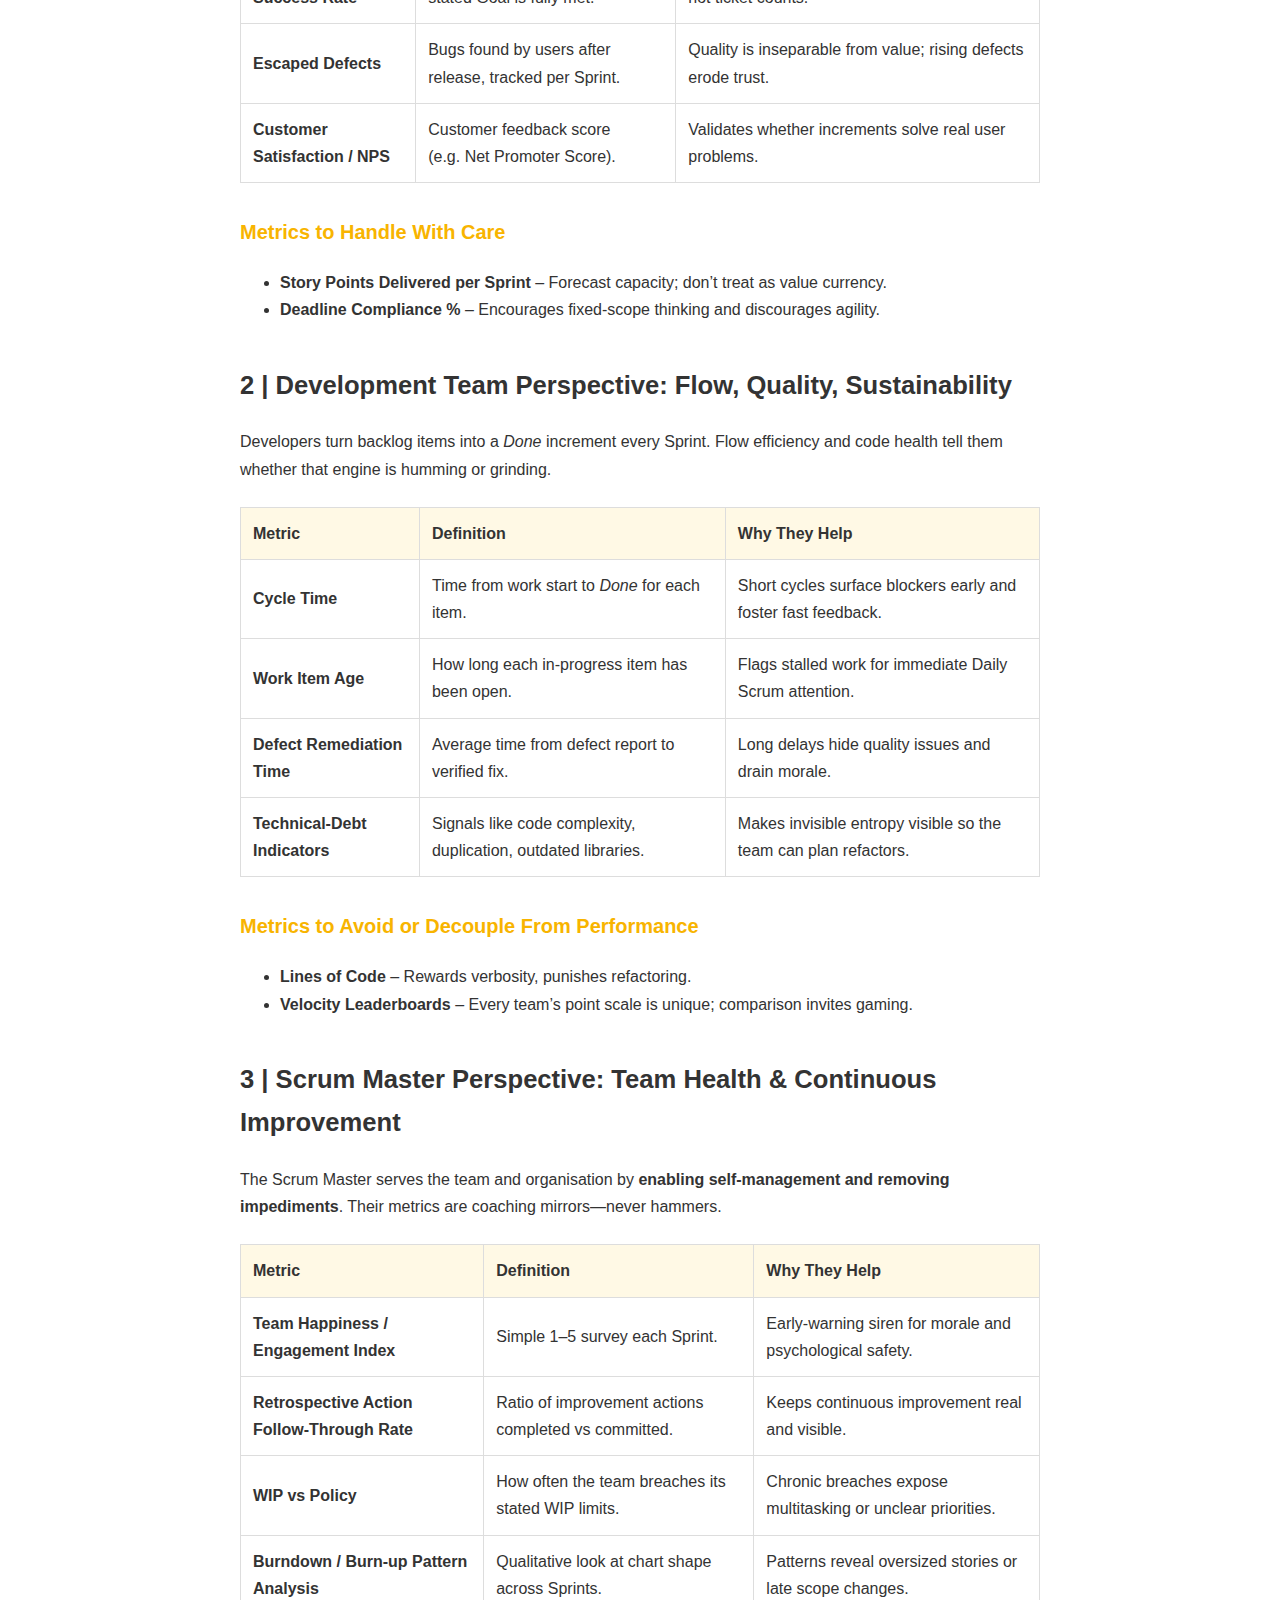
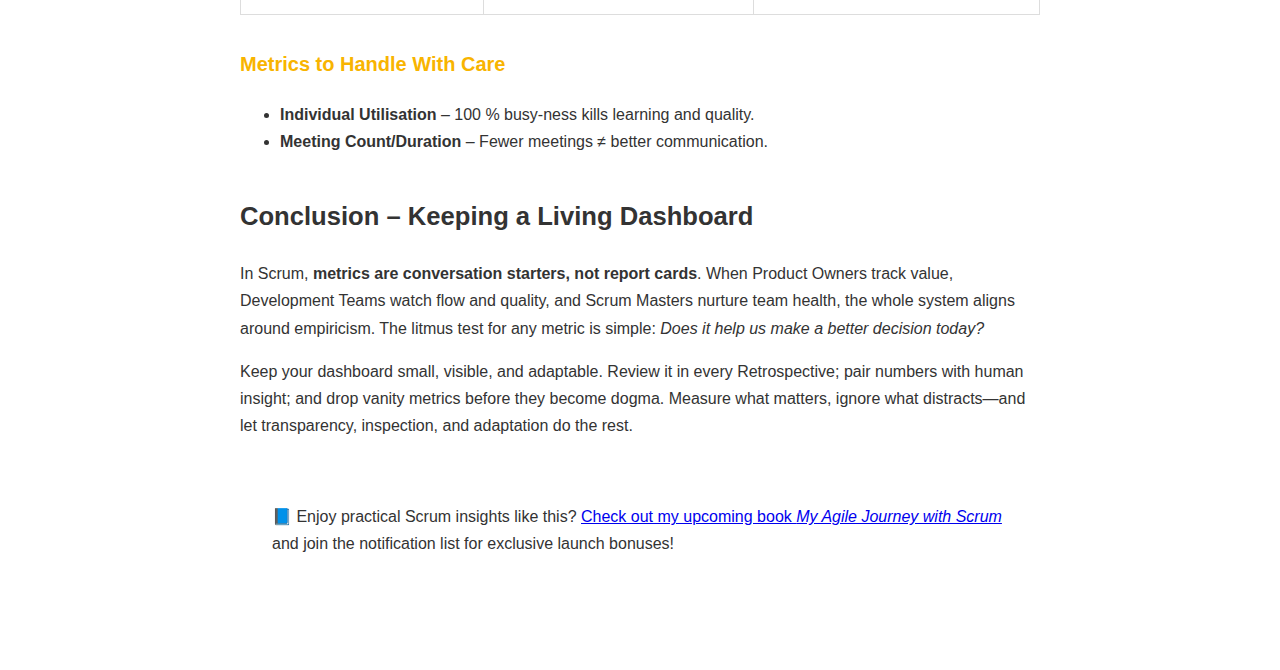
<file: metrics_that_matter_in_scrum.html>
<!DOCTYPE html>
<html lang="en">
<head>
  <meta charset="UTF-8" />
  <meta name="viewport" content="width=device-width, initial-scale=1.0" />
  <title>Metrics That Matter in Scrum (and Ones to Avoid)</title>
  <meta name="description" content="Role-based guide to meaningful Scrum metrics for Product Owners, Development Teams, and Scrum Masters—plus which measurements to avoid." />
  <!-- Re‑use global & blog‑specific styles -->
  <link rel="stylesheet" href="css/styles.css" />
  <link rel="stylesheet" href="css/blog.css" />
  <!-- Google tag (gtag.js) -->
<script async src="https://www.googletagmanager.com/gtag/js?id=G-W8BX08NS1E"></script>
<script>
  window.dataLayer = window.dataLayer || [];
  function gtag(){dataLayer.push(arguments);}
  gtag('js', new Date());

  gtag('config', 'G-W8BX08NS1E');
</script>
</head>
<body class="blog-page">

  <!-- Hero Banner -->
  <header class="blog-hero">
  <nav>
  <ul>
    <li><a href="index.html">Home</a></li>
    <li><a href="blogs.html" class="active">Blog</a></li>
  </ul>
</nav>
 <img src="images/metrics.png" alt="Metrics That Matter in Scrum illustration" class="banner-img" />
    <h1>Metrics That Matter in Scrum (&mdash;and Ones to Avoid)</h1>
  </header>

  <!-- Main Article -->
  <article class="blog-container">
    <p><em>A role-based, practical guide for Product Owners, Development Teams, and Scrum Masters</em></p>

    <h2>Introduction &ndash; Why We Measure</h2>
    <p>Scrum runs on empiricism: <strong>transparency &rarr; inspection &rarr; adaptation</strong>. Metrics supply the transparency. They are signals&mdash;never verdicts&mdash;that help everyone see reality more clearly, discuss it openly, and decide what to change next. When chosen with care, metrics illuminate value delivery, product quality, and team health; when chosen poorly, they distort behaviour, create vanity contests, or encourage cargo-cult &ldquo;performance&rdquo; games.</p>
    <p>Because each Scrum role serves a different purpose, the same number can be gold for one audience and toxic for another. A Product Owner (PO) cares about business value and stakeholder confidence, the Development Team needs flow and technical quality, and the Scrum Master (SM) protects team health and the empirical process itself.</p>
    <p>This article explores metrics from <strong>three angles</strong>, spelling out:</p>
    <ol>
      <li><strong>What the metric is</strong>&mdash;a concise definition.</li>
      <li><strong>Why it helps</strong> (or hurts) each role.</li>
      <li>Practical tips for keeping the data honest and useful.</li>
    </ol>
    <p>Use this as a menu, not a mandate. Scrum never prescribes specific numbers; good teams evolve a lightweight dashboard and retire anything that stops sparking worthwhile conversation.</p>

    <!-- Product Owner Section -->
    <h2>1&nbsp;| Product Owner Perspective: Tracking Business Value</h2>
    <p>The Product Owner is accountable for <strong>maximising product value</strong>. Outcome, not output, is their north star. The following metrics do two things: they expose how quickly valuable work reaches users, and they reveal whether that work actually solves customer problems.</p>

    <table>
      <thead>
        <tr>
          <th>Metric</th>
          <th>Definition</th>
          <th>Why They Help</th>
        </tr>
      </thead>
      <tbody>
        <tr>
          <td data-label="Metric"><strong>Lead Time</strong></td>
          <td data-label="Definition">Elapsed time from backlog request to production release.</td>
          <td data-label="Why They Help">Long lead times hide bottlenecks; short, predictable lead times reassure stakeholders.</td>
        </tr>
        <tr>
          <td data-label="Metric"><strong>Sprint Goal Success Rate</strong></td>
          <td data-label="Definition">Percentage of Sprints whose stated Goal is fully met.</td>
          <td data-label="Why They Help">Keeps focus on outcomes aligned to strategy, not ticket counts.</td>
        </tr>
        <tr>
          <td data-label="Metric"><strong>Escaped Defects</strong></td>
          <td data-label="Definition">Bugs found by users after release, tracked per Sprint.</td>
          <td data-label="Why They Help">Quality is inseparable from value; rising defects erode trust.</td>
        </tr>
        <tr>
          <td data-label="Metric"><strong>Customer Satisfaction / NPS</strong></td>
          <td data-label="Definition">Customer feedback score (e.g.&nbsp;Net Promoter Score).</td>
          <td data-label="Why They Help">Validates whether increments solve real user problems.</td>
        </tr>
      </tbody>
    </table>

    <h3>Metrics to Handle With Care</h3>
    <ul>
      <li><strong>Story Points Delivered per Sprint</strong> &ndash; Forecast capacity; don&rsquo;t treat as value currency.</li>
      <li><strong>Deadline Compliance&nbsp;%</strong> &ndash; Encourages fixed-scope thinking and discourages agility.</li>
    </ul>

    <!-- Development Team Section -->
    <h2>2&nbsp;| Development Team Perspective: Flow, Quality, Sustainability</h2>
    <p>Developers turn backlog items into a <em>Done</em> increment every Sprint. Flow efficiency and code health tell them whether that engine is humming or grinding.</p>

    <table>
      <thead>
        <tr>
          <th>Metric</th>
          <th>Definition</th>
          <th>Why They Help</th>
        </tr>
      </thead>
      <tbody>
        <tr>
          <td data-label="Metric"><strong>Cycle Time</strong></td>
          <td data-label="Definition">Time from work start to <em>Done</em> for each item.</td>
          <td data-label="Why They Help">Short cycles surface blockers early and foster fast feedback.</td>
        </tr>
        <tr>
          <td data-label="Metric"><strong>Work Item Age</strong></td>
          <td data-label="Definition">How long each in-progress item has been open.</td>
          <td data-label="Why They Help">Flags stalled work for immediate Daily Scrum attention.</td>
        </tr>
        <tr>
          <td data-label="Metric"><strong>Defect Remediation Time</strong></td>
          <td data-label="Definition">Average time from defect report to verified fix.</td>
          <td data-label="Why They Help">Long delays hide quality issues and drain morale.</td>
        </tr>
        <tr>
          <td data-label="Metric"><strong>Technical-Debt Indicators</strong></td>
          <td data-label="Definition">Signals like code complexity, duplication, outdated libraries.</td>
          <td data-label="Why They Help">Makes invisible entropy visible so the team can plan refactors.</td>
        </tr>
      </tbody>
    </table>

    <h3>Metrics to Avoid or Decouple From Performance</h3>
    <ul>
      <li><strong>Lines of Code</strong> &ndash; Rewards verbosity, punishes refactoring.</li>
      <li><strong>Velocity Leaderboards</strong> &ndash; Every team&rsquo;s point scale is unique; comparison invites gaming.</li>
    </ul>

    <!-- Scrum Master Section -->
    <h2>3&nbsp;| Scrum Master Perspective: Team Health &amp; Continuous Improvement</h2>
    <p>The Scrum Master serves the team and organisation by <strong>enabling self-management and removing impediments</strong>. Their metrics are coaching mirrors—never hammers.</p>

    <table>
      <thead>
        <tr>
          <th>Metric</th>
          <th>Definition</th>
          <th>Why They Help</th>
        </tr>
      </thead>
      <tbody>
        <tr>
          <td data-label="Metric"><strong>Team Happiness / Engagement Index</strong></td>
          <td data-label="Definition">Simple 1–5 survey each Sprint.</td>
          <td data-label="Why They Help">Early-warning siren for morale and psychological safety.</td>
        </tr>
        <tr>
          <td data-label="Metric"><strong>Retrospective Action Follow-Through Rate</strong></td>
          <td data-label="Definition">Ratio of improvement actions completed vs committed.</td>
          <td data-label="Why They Help">Keeps continuous improvement real and visible.</td>
        </tr>
        <tr>
          <td data-label="Metric"><strong>WIP vs Policy</strong></td>
          <td data-label="Definition">How often the team breaches its stated WIP limits.</td>
          <td data-label="Why They Help">Chronic breaches expose multitasking or unclear priorities.</td>
        </tr>
        <tr>
          <td data-label="Metric"><strong>Burndown / Burn-up Pattern Analysis</strong></td>
          <td data-label="Definition">Qualitative look at chart shape across Sprints.</td>
          <td data-label="Why They Help">Patterns reveal oversized stories or late scope changes.</td>
        </tr>
      </tbody>
    </table>

    <h3>Metrics to Handle With Care</h3>
    <ul>
      <li><strong>Individual Utilisation</strong> &ndash; 100&nbsp;% busy-ness kills learning and quality.</li>
      <li><strong>Meeting Count/Duration</strong> &ndash; Fewer meetings ≠ better communication.</li>
    </ul>

    <!-- Conclusion -->
    <h2>Conclusion &ndash; Keeping a Living Dashboard</h2>
    <p>In Scrum, <strong>metrics are conversation starters, not report cards</strong>. When Product Owners track value, Development Teams watch flow and quality, and Scrum Masters nurture team health, the whole system aligns around empiricism. The litmus test for any metric is simple: <em>Does it help us make a better decision today?</em></p>
    <p>Keep your dashboard small, visible, and adaptable. Review it in every Retrospective; pair numbers with human insight; and drop vanity metrics before they become dogma. Measure what matters, ignore what distracts&mdash;and let transparency, inspection, and adaptation do the rest.</p>

    <!-- Call to Action -->
    <section class="cta">
      <p>📘 Enjoy practical Scrum insights like this? <a href="https://myagilejourneywithscrum.com" target="_blank" rel="noopener">Check out my upcoming book <em>My Agile Journey with Scrum</em></a> and join the notification list for exclusive launch bonuses!</p>
    </section>
  </article>

</body>
</html>
</file>
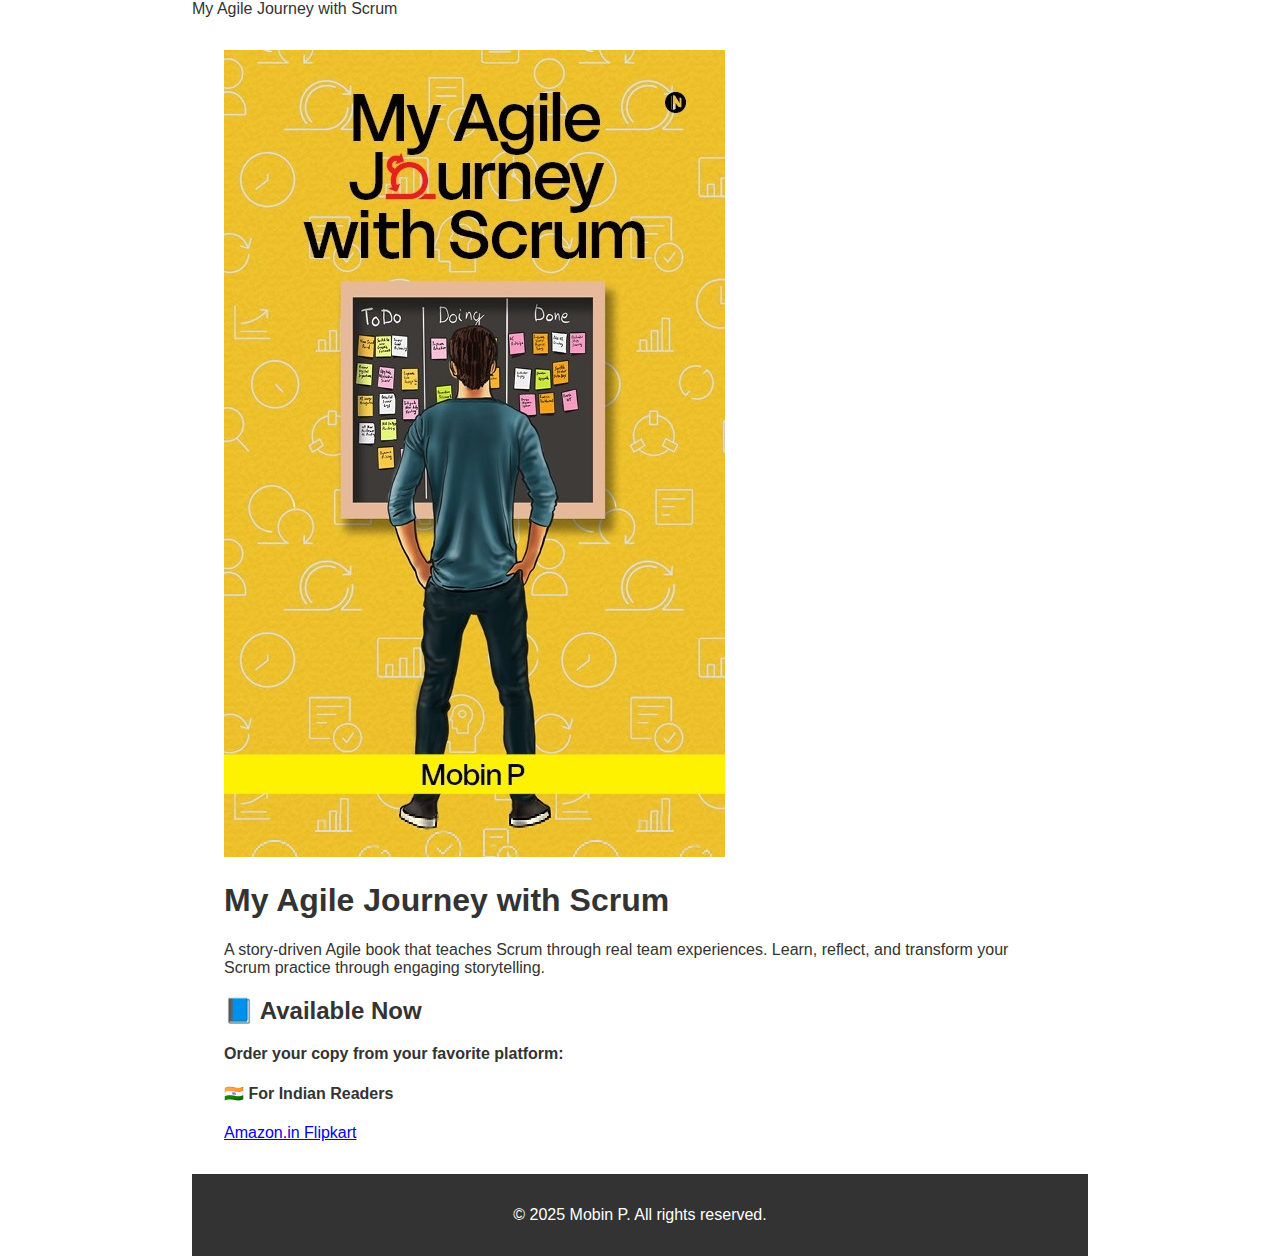
<file: sales.html>
<!DOCTYPE html>
<html lang="en">
<head>
  <meta charset="UTF-8" />
  <meta name="viewport" content="width=device-width, initial-scale=1.0"/>
  <title>Buy My Book – My Agile Journey with Scrum</title>
  <link rel="stylesheet" href="css/styles.css">
</head>
<body>
  <header class="nav">
    <div class="logo">My Agile Journey with Scrum</div>
  </header>

<section class="sales-hero">
  <div class="sales-book-img">
    <img src="images/cover.jpg" alt="My Agile Journey with Scrum Book Cover">
  </div>

  <div class="sales-content">
    <h1>My Agile Journey with Scrum</h1>
    <p>A story-driven Agile book that teaches Scrum through real team experiences. Learn, reflect, and transform your Scrum practice through engaging storytelling.</p>

    <div class="buy-highlight">
      <h2>📘 Available Now</h2>
      <p><strong>Order your copy from your favorite platform:</strong></p>

      <div class="buy-links">
        <h4>🇮🇳 For Indian Readers</h4>
        <a class="buy-button" href="https://www.amazon.in/dp/YOUR_BOOK_ID" target="_blank">
           Amazon.in
        </a>
        <a class="buy-button" href="https://www.flipkart.com/search?q=my+agile+journey+with+scrum" target="_blank">
          Flipkart
        </a>

 
      </div>
    </div>
  </div>
</section>


  <footer>
    <p>© 2025 Mobin P. All rights reserved.</p>
  </footer>
</body>
</html>
</file>
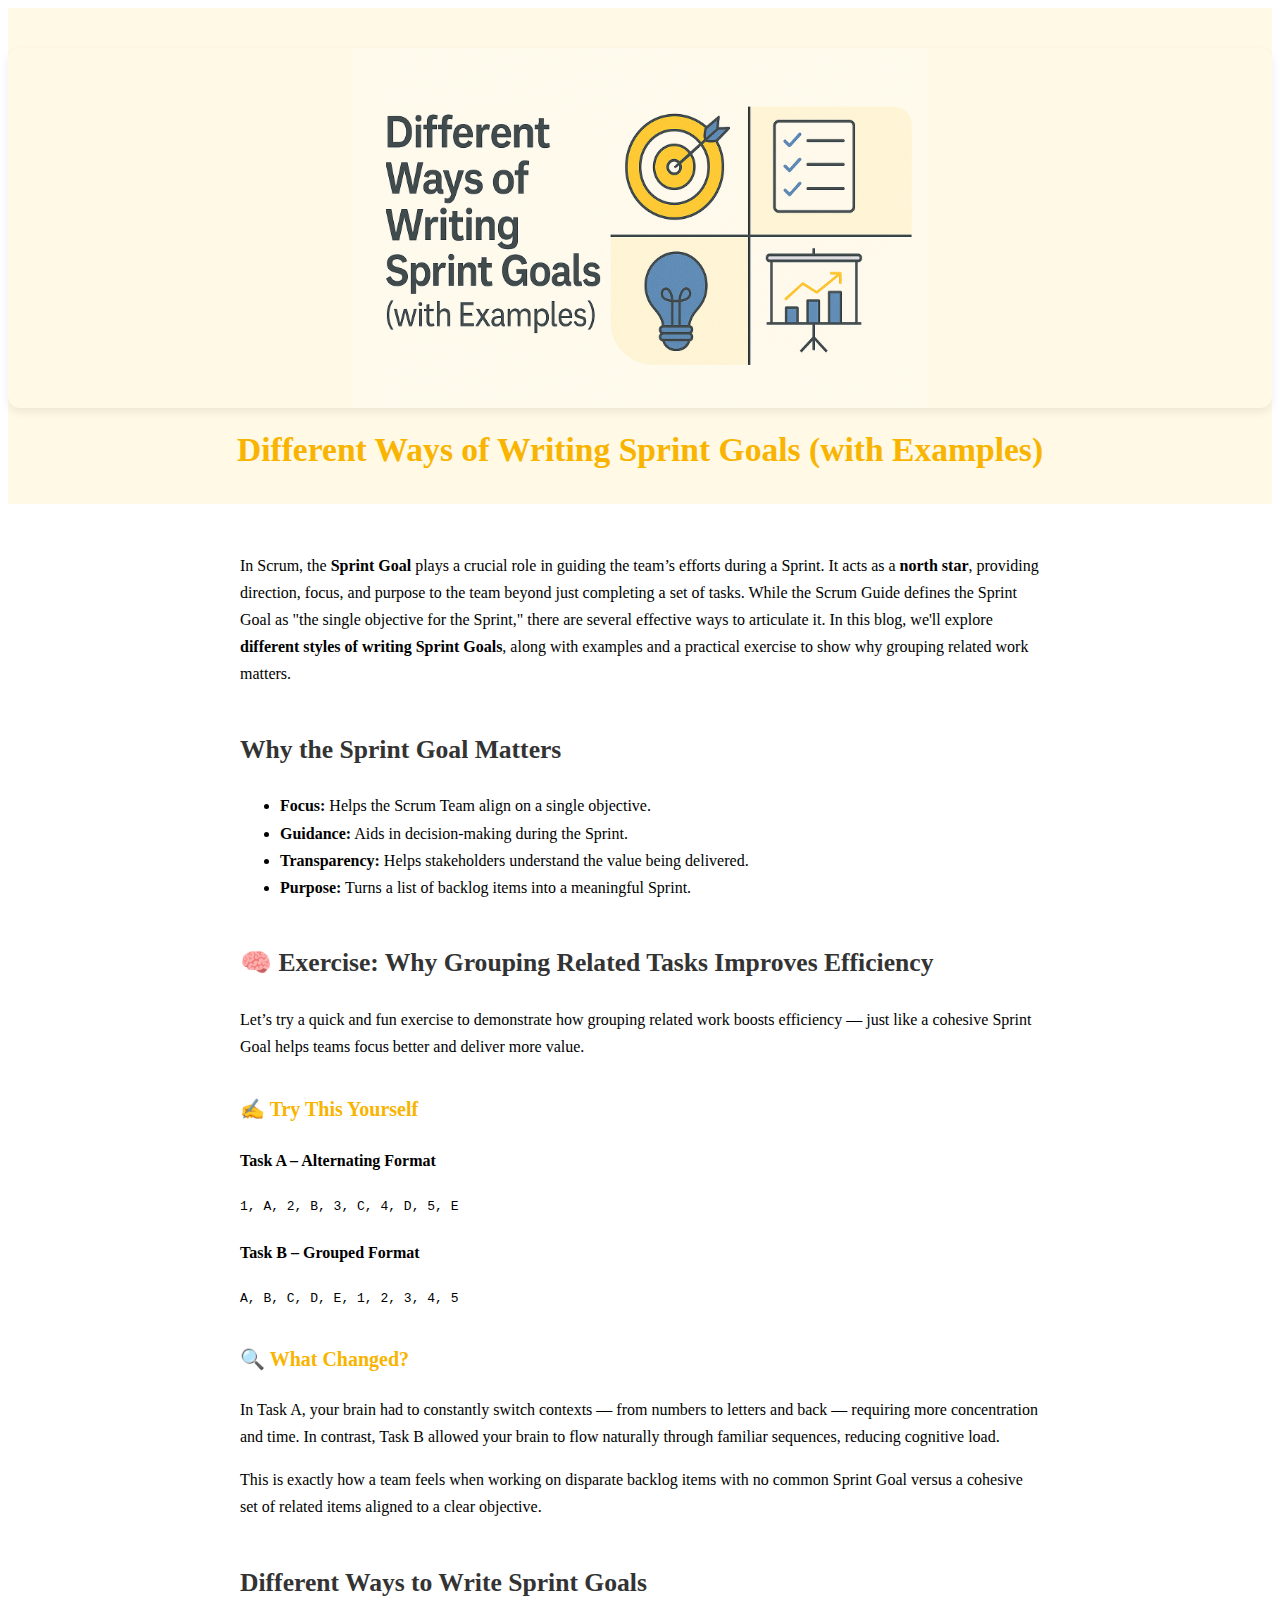
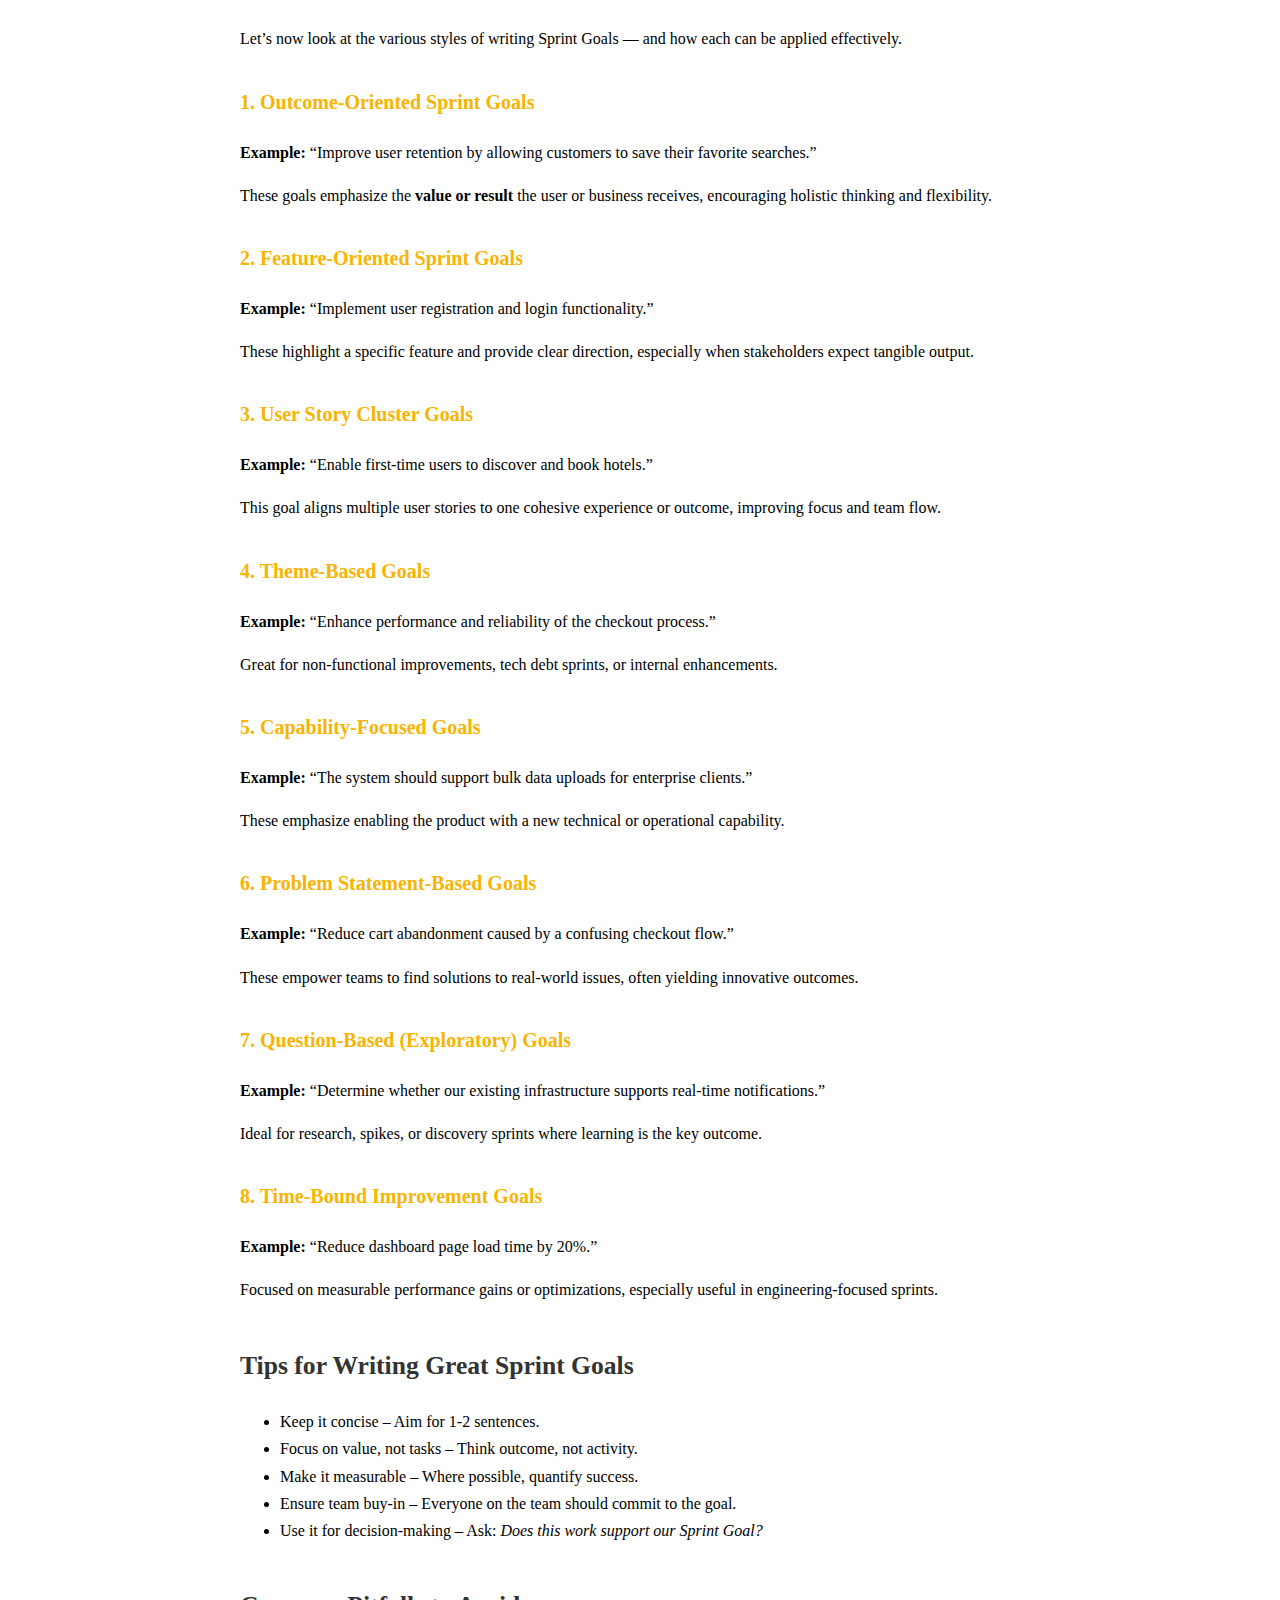
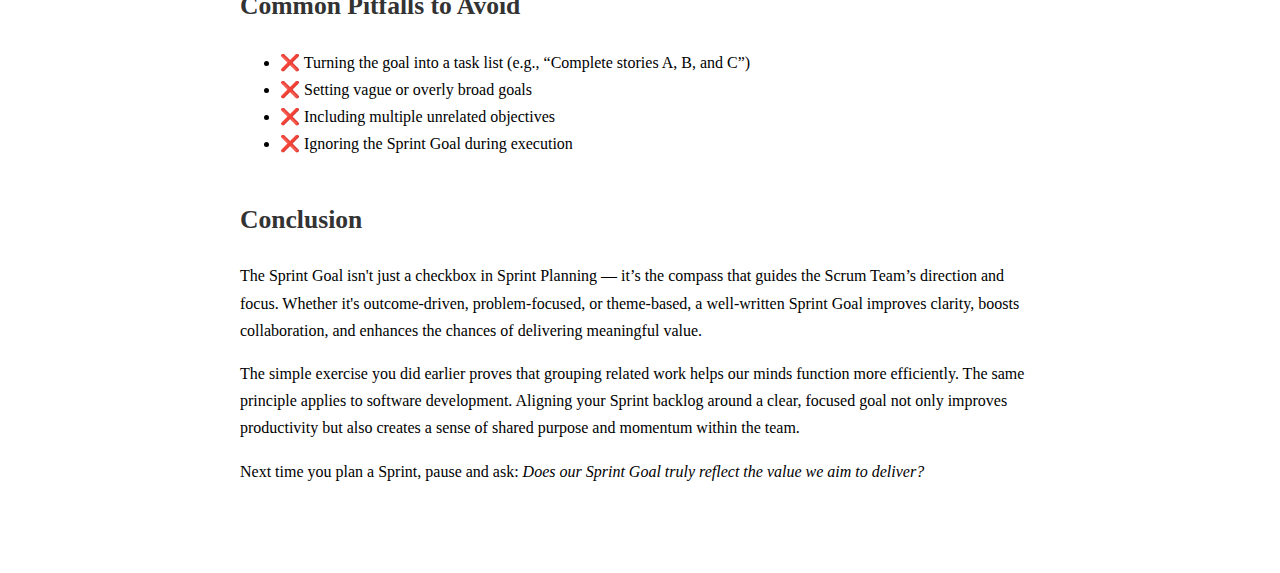
<file: sprint-goal-blog-styled.html>
<!DOCTYPE html>
<html lang="en">
<head>
    <meta charset="UTF-8">
    <meta name="viewport" content="width=device-width, initial-scale=1.0">
    <title>Different Ways of Writing Sprint Goals</title>
    <link rel="stylesheet" href="css/blog.css">
	  <!-- Google tag (gtag.js) -->
<script async src="https://www.googletagmanager.com/gtag/js?id=G-W8BX08NS1E"></script>
<script>
  window.dataLayer = window.dataLayer || [];
  function gtag(){dataLayer.push(arguments);}
  gtag('js', new Date());

  gtag('config', 'G-W8BX08NS1E');
</script>
</head>
<body class="blog-page">
    <div class="blog-hero">
	    <img src="images/sprintgoals.png" alt="Different Ways of Writing Sprint Goals illustration" class="banner-img" />
        <h1>Different Ways of Writing Sprint Goals (with Examples)</h1>
    </div>

    <div class="blog-container">
        <p>In Scrum, the <strong>Sprint Goal</strong> plays a crucial role in guiding the team’s efforts during a Sprint.
        It acts as a <strong>north star</strong>, providing direction, focus, and purpose to the team beyond just completing a set of tasks.
        While the Scrum Guide defines the Sprint Goal as "the single objective for the Sprint," there are several effective ways to articulate it.
        In this blog, we'll explore <strong>different styles of writing Sprint Goals</strong>, along with examples and a practical exercise to show why grouping related work matters.</p>

        <h2>Why the Sprint Goal Matters</h2>
        <ul>
            <li><strong>Focus:</strong> Helps the Scrum Team align on a single objective.</li>
            <li><strong>Guidance:</strong> Aids in decision-making during the Sprint.</li>
            <li><strong>Transparency:</strong> Helps stakeholders understand the value being delivered.</li>
            <li><strong>Purpose:</strong> Turns a list of backlog items into a meaningful Sprint.</li>
        </ul>

        <h2>🧠 Exercise: Why Grouping Related Tasks Improves Efficiency</h2>
        <p>Let’s try a quick and fun exercise to demonstrate how grouping related work boosts efficiency — just like a cohesive Sprint Goal helps teams focus better and deliver more value.</p>

        <h3>✍️ Try This Yourself</h3>
        <h4>Task A – Alternating Format</h4>
        <pre>1, A, 2, B, 3, C, 4, D, 5, E</pre>

        <h4>Task B – Grouped Format</h4>
        <pre>A, B, C, D, E, 1, 2, 3, 4, 5</pre>

        <h3>🔍 What Changed?</h3>
        <p>In Task A, your brain had to constantly switch contexts — from numbers to letters and back — requiring more concentration and time.
        In contrast, Task B allowed your brain to flow naturally through familiar sequences, reducing cognitive load.</p>
        <p>This is exactly how a team feels when working on disparate backlog items with no common Sprint Goal versus a cohesive set of related items aligned to a clear objective.</p>

        <h2>Different Ways to Write Sprint Goals</h2>
        <p>Let’s now look at the various styles of writing Sprint Goals — and how each can be applied effectively.</p>

        <h3>1. Outcome-Oriented Sprint Goals</h3>
        <p><strong>Example:</strong> “Improve user retention by allowing customers to save their favorite searches.”</p>
        <p>These goals emphasize the <strong>value or result</strong> the user or business receives, encouraging holistic thinking and flexibility.</p>

        <h3>2. Feature-Oriented Sprint Goals</h3>
        <p><strong>Example:</strong> “Implement user registration and login functionality.”</p>
        <p>These highlight a specific feature and provide clear direction, especially when stakeholders expect tangible output.</p>

        <h3>3. User Story Cluster Goals</h3>
        <p><strong>Example:</strong> “Enable first-time users to discover and book hotels.”</p>
        <p>This goal aligns multiple user stories to one cohesive experience or outcome, improving focus and team flow.</p>

        <h3>4. Theme-Based Goals</h3>
        <p><strong>Example:</strong> “Enhance performance and reliability of the checkout process.”</p>
        <p>Great for non-functional improvements, tech debt sprints, or internal enhancements.</p>

        <h3>5. Capability-Focused Goals</h3>
        <p><strong>Example:</strong> “The system should support bulk data uploads for enterprise clients.”</p>
        <p>These emphasize enabling the product with a new technical or operational capability.</p>

        <h3>6. Problem Statement-Based Goals</h3>
        <p><strong>Example:</strong> “Reduce cart abandonment caused by a confusing checkout flow.”</p>
        <p>These empower teams to find solutions to real-world issues, often yielding innovative outcomes.</p>

        <h3>7. Question-Based (Exploratory) Goals</h3>
        <p><strong>Example:</strong> “Determine whether our existing infrastructure supports real-time notifications.”</p>
        <p>Ideal for research, spikes, or discovery sprints where learning is the key outcome.</p>

        <h3>8. Time-Bound Improvement Goals</h3>
        <p><strong>Example:</strong> “Reduce dashboard page load time by 20%.”</p>
        <p>Focused on measurable performance gains or optimizations, especially useful in engineering-focused sprints.</p>

        <h2>Tips for Writing Great Sprint Goals</h2>
        <ul>
            <li>Keep it concise – Aim for 1-2 sentences.</li>
            <li>Focus on value, not tasks – Think outcome, not activity.</li>
            <li>Make it measurable – Where possible, quantify success.</li>
            <li>Ensure team buy-in – Everyone on the team should commit to the goal.</li>
            <li>Use it for decision-making – Ask: <em>Does this work support our Sprint Goal?</em></li>
        </ul>

        <h2>Common Pitfalls to Avoid</h2>
        <ul>
            <li>❌ Turning the goal into a task list (e.g., “Complete stories A, B, and C”)</li>
            <li>❌ Setting vague or overly broad goals</li>
            <li>❌ Including multiple unrelated objectives</li>
            <li>❌ Ignoring the Sprint Goal during execution</li>
        </ul>

        <h2>Conclusion</h2>
        <p>The Sprint Goal isn't just a checkbox in Sprint Planning — it’s the compass that guides the Scrum Team’s direction and focus.
        Whether it's outcome-driven, problem-focused, or theme-based, a well-written Sprint Goal improves clarity, boosts collaboration,
        and enhances the chances of delivering meaningful value.</p>
        <p>The simple exercise you did earlier proves that grouping related work helps our minds function more efficiently.
        The same principle applies to software development.
        Aligning your Sprint backlog around a clear, focused goal not only improves productivity but also creates a sense of shared purpose and momentum within the team.</p>
        <p>Next time you plan a Sprint, pause and ask: <em>Does our Sprint Goal truly reflect the value we aim to deliver?</em></p>
    </div>
</body>
</html>
</file>
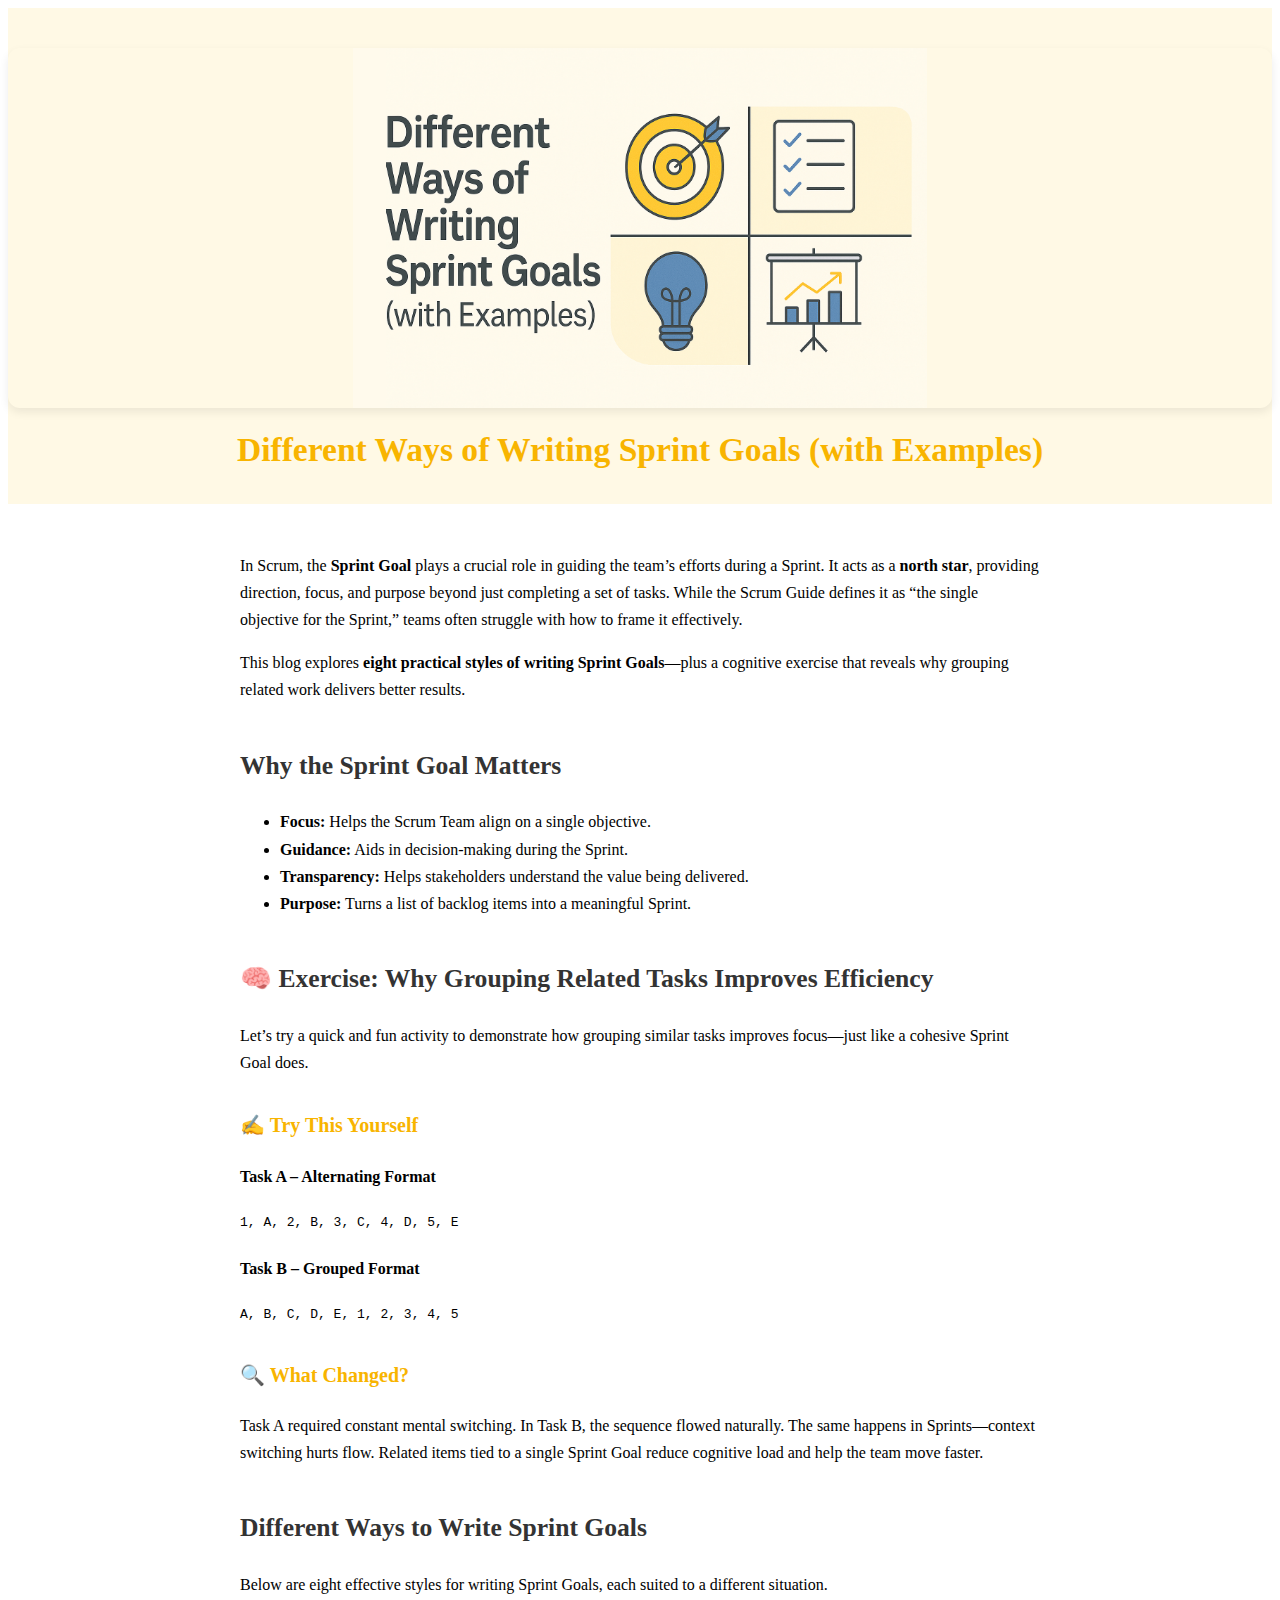
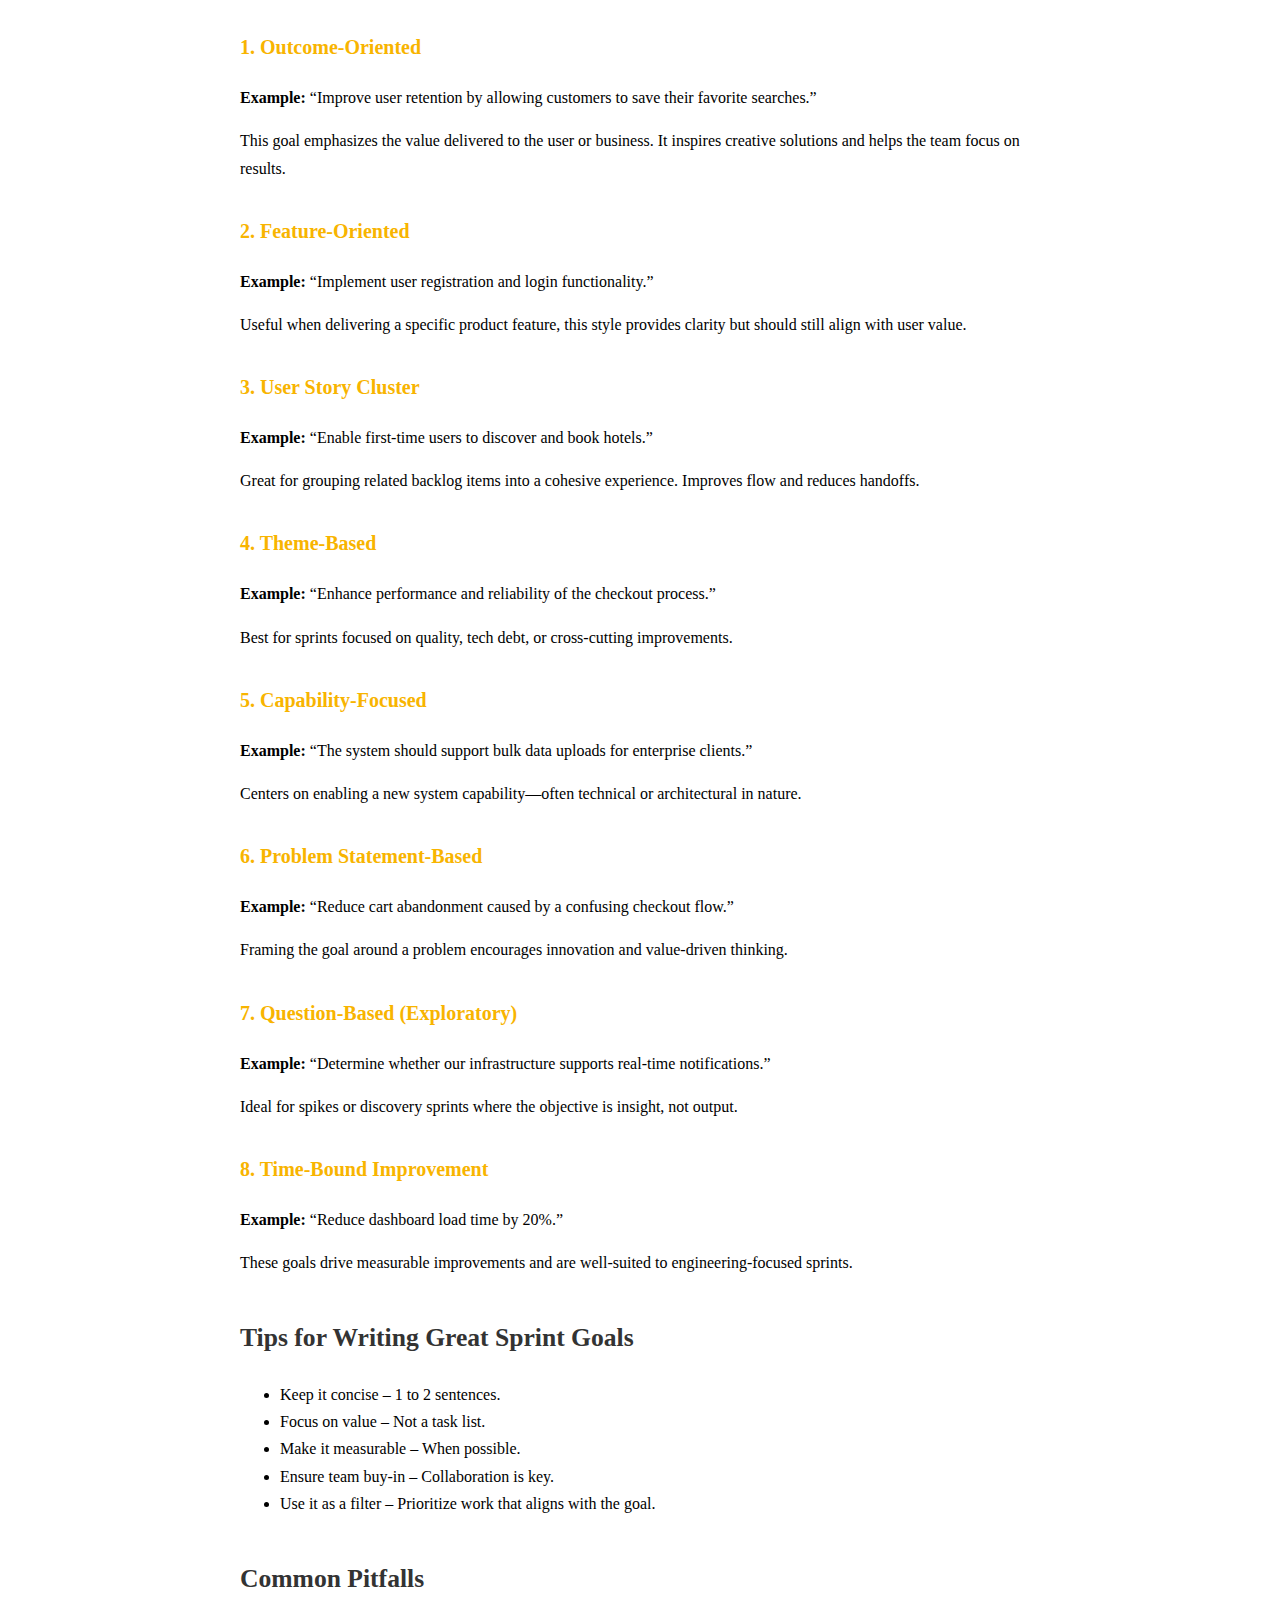
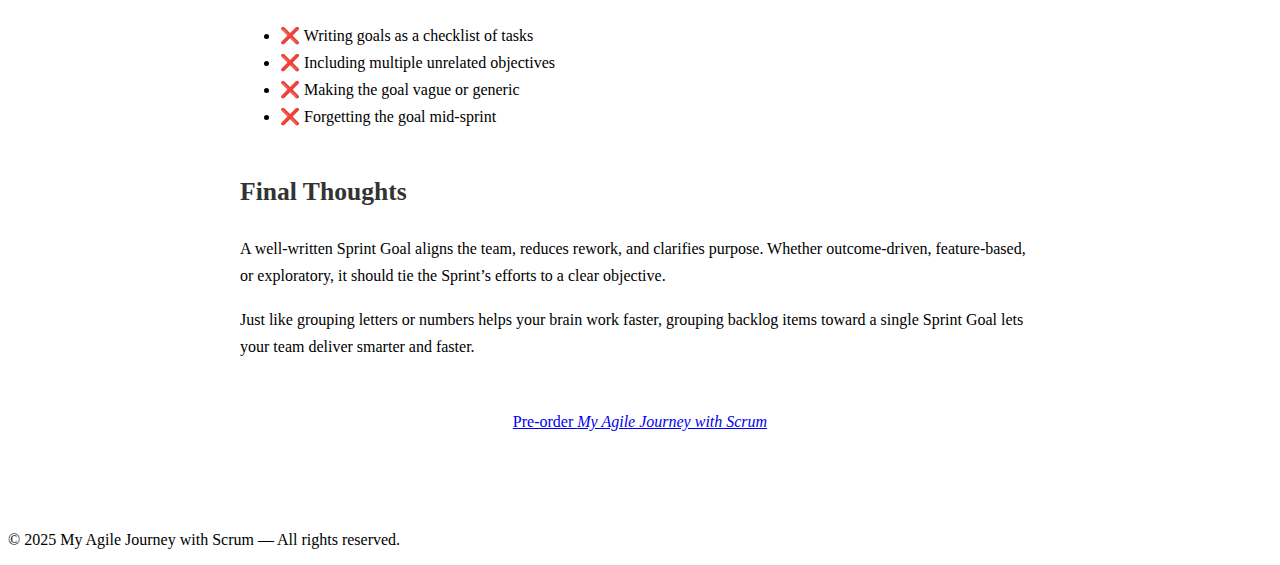
<file: sprint-goal.html>
<!DOCTYPE html>
<html lang="en">
<head>
  <meta charset="UTF-8" />
  <meta http-equiv="X-UA-Compatible" content="IE=edge" />
  <meta name="viewport" content="width=device-width, initial-scale=1.0" />
  <title>Different Ways of Writing Sprint Goals | My Agile Journey with Scrum</title>
  <meta name="description" content="Learn how to craft focused, efficient Sprint Goals in Scrum. Explore different styles with examples and a cognitive exercise to boost team performance." />
  <link rel="stylesheet" href="css/blog.css" />
</head>
<body class="blog-page">
  <header class="blog-hero">
    <img src="images/sprintgoals.png" alt="Different Ways of Writing Sprint Goals illustration" class="banner-img" />
    <h1>Different Ways of Writing Sprint Goals (with Examples)</h1>
  </header>

  <main class="blog-container">
    <p>In Scrum, the <strong>Sprint Goal</strong> plays a crucial role in guiding the team’s efforts during a Sprint. It acts as a <strong>north star</strong>, providing direction, focus, and purpose beyond just completing a set of tasks. While the Scrum Guide defines it as “the single objective for the Sprint,” teams often struggle with how to frame it effectively.</p>

    <p>This blog explores <strong>eight practical styles of writing Sprint Goals</strong>—plus a cognitive exercise that reveals why grouping related work delivers better results.</p>

    <h2>Why the Sprint Goal Matters</h2>
    <ul>
      <li><strong>Focus:</strong> Helps the Scrum Team align on a single objective.</li>
      <li><strong>Guidance:</strong> Aids in decision-making during the Sprint.</li>
      <li><strong>Transparency:</strong> Helps stakeholders understand the value being delivered.</li>
      <li><strong>Purpose:</strong> Turns a list of backlog items into a meaningful Sprint.</li>
    </ul>

    <h2>🧠 Exercise: Why Grouping Related Tasks Improves Efficiency</h2>
    <p>Let’s try a quick and fun activity to demonstrate how grouping similar tasks improves focus—just like a cohesive Sprint Goal does.</p>

    <h3>✍️ Try This Yourself</h3>
    <h4>Task A – Alternating Format</h4>
    <pre>1, A, 2, B, 3, C, 4, D, 5, E</pre>

    <h4>Task B – Grouped Format</h4>
    <pre>A, B, C, D, E, 1, 2, 3, 4, 5</pre>

    <h3>🔍 What Changed?</h3>
    <p>Task A required constant mental switching. In Task B, the sequence flowed naturally. The same happens in Sprints—context switching hurts flow. Related items tied to a single Sprint Goal reduce cognitive load and help the team move faster.</p>

    <h2>Different Ways to Write Sprint Goals</h2>
    <p>Below are eight effective styles for writing Sprint Goals, each suited to a different situation.</p>

    <h3>1. Outcome-Oriented</h3>
    <p><strong>Example:</strong> “Improve user retention by allowing customers to save their favorite searches.”</p>
    <p>This goal emphasizes the value delivered to the user or business. It inspires creative solutions and helps the team focus on results.</p>

    <h3>2. Feature-Oriented</h3>
    <p><strong>Example:</strong> “Implement user registration and login functionality.”</p>
    <p>Useful when delivering a specific product feature, this style provides clarity but should still align with user value.</p>

    <h3>3. User Story Cluster</h3>
    <p><strong>Example:</strong> “Enable first-time users to discover and book hotels.”</p>
    <p>Great for grouping related backlog items into a cohesive experience. Improves flow and reduces handoffs.</p>

    <h3>4. Theme-Based</h3>
    <p><strong>Example:</strong> “Enhance performance and reliability of the checkout process.”</p>
    <p>Best for sprints focused on quality, tech debt, or cross-cutting improvements.</p>

    <h3>5. Capability-Focused</h3>
    <p><strong>Example:</strong> “The system should support bulk data uploads for enterprise clients.”</p>
    <p>Centers on enabling a new system capability—often technical or architectural in nature.</p>

    <h3>6. Problem Statement-Based</h3>
    <p><strong>Example:</strong> “Reduce cart abandonment caused by a confusing checkout flow.”</p>
    <p>Framing the goal around a problem encourages innovation and value-driven thinking.</p>

    <h3>7. Question-Based (Exploratory)</h3>
    <p><strong>Example:</strong> “Determine whether our infrastructure supports real-time notifications.”</p>
    <p>Ideal for spikes or discovery sprints where the objective is insight, not output.</p>

    <h3>8. Time-Bound Improvement</h3>
    <p><strong>Example:</strong> “Reduce dashboard load time by 20%.”</p>
    <p>These goals drive measurable improvements and are well-suited to engineering-focused sprints.</p>

    <h2>Tips for Writing Great Sprint Goals</h2>
    <ul>
      <li>Keep it concise – 1 to 2 sentences.</li>
      <li>Focus on value – Not a task list.</li>
      <li>Make it measurable – When possible.</li>
      <li>Ensure team buy-in – Collaboration is key.</li>
      <li>Use it as a filter – Prioritize work that aligns with the goal.</li>
    </ul>

    <h2>Common Pitfalls</h2>
    <ul>
      <li>❌ Writing goals as a checklist of tasks</li>
      <li>❌ Including multiple unrelated objectives</li>
      <li>❌ Making the goal vague or generic</li>
      <li>❌ Forgetting the goal mid-sprint</li>
    </ul>

    <h2>Final Thoughts</h2>
    <p>A well-written Sprint Goal aligns the team, reduces rework, and clarifies purpose. Whether outcome-driven, feature-based, or exploratory, it should tie the Sprint’s efforts to a clear objective.</p>
    <p>Just like grouping letters or numbers helps your brain work faster, grouping backlog items toward a single Sprint Goal lets your team deliver smarter and faster.</p>

    <p style="margin-top: 3rem; text-align: center;"><a class="btn-primary" href="#" aria-label="Pre-order My Agile Journey with Scrum">Pre‑order <em>My Agile Journey with Scrum</em></a></p>
  </main>

  <footer>
    <p>&copy; 2025 My Agile Journey with Scrum — All rights reserved.</p>
  </footer>
</body>
</html>
</file>
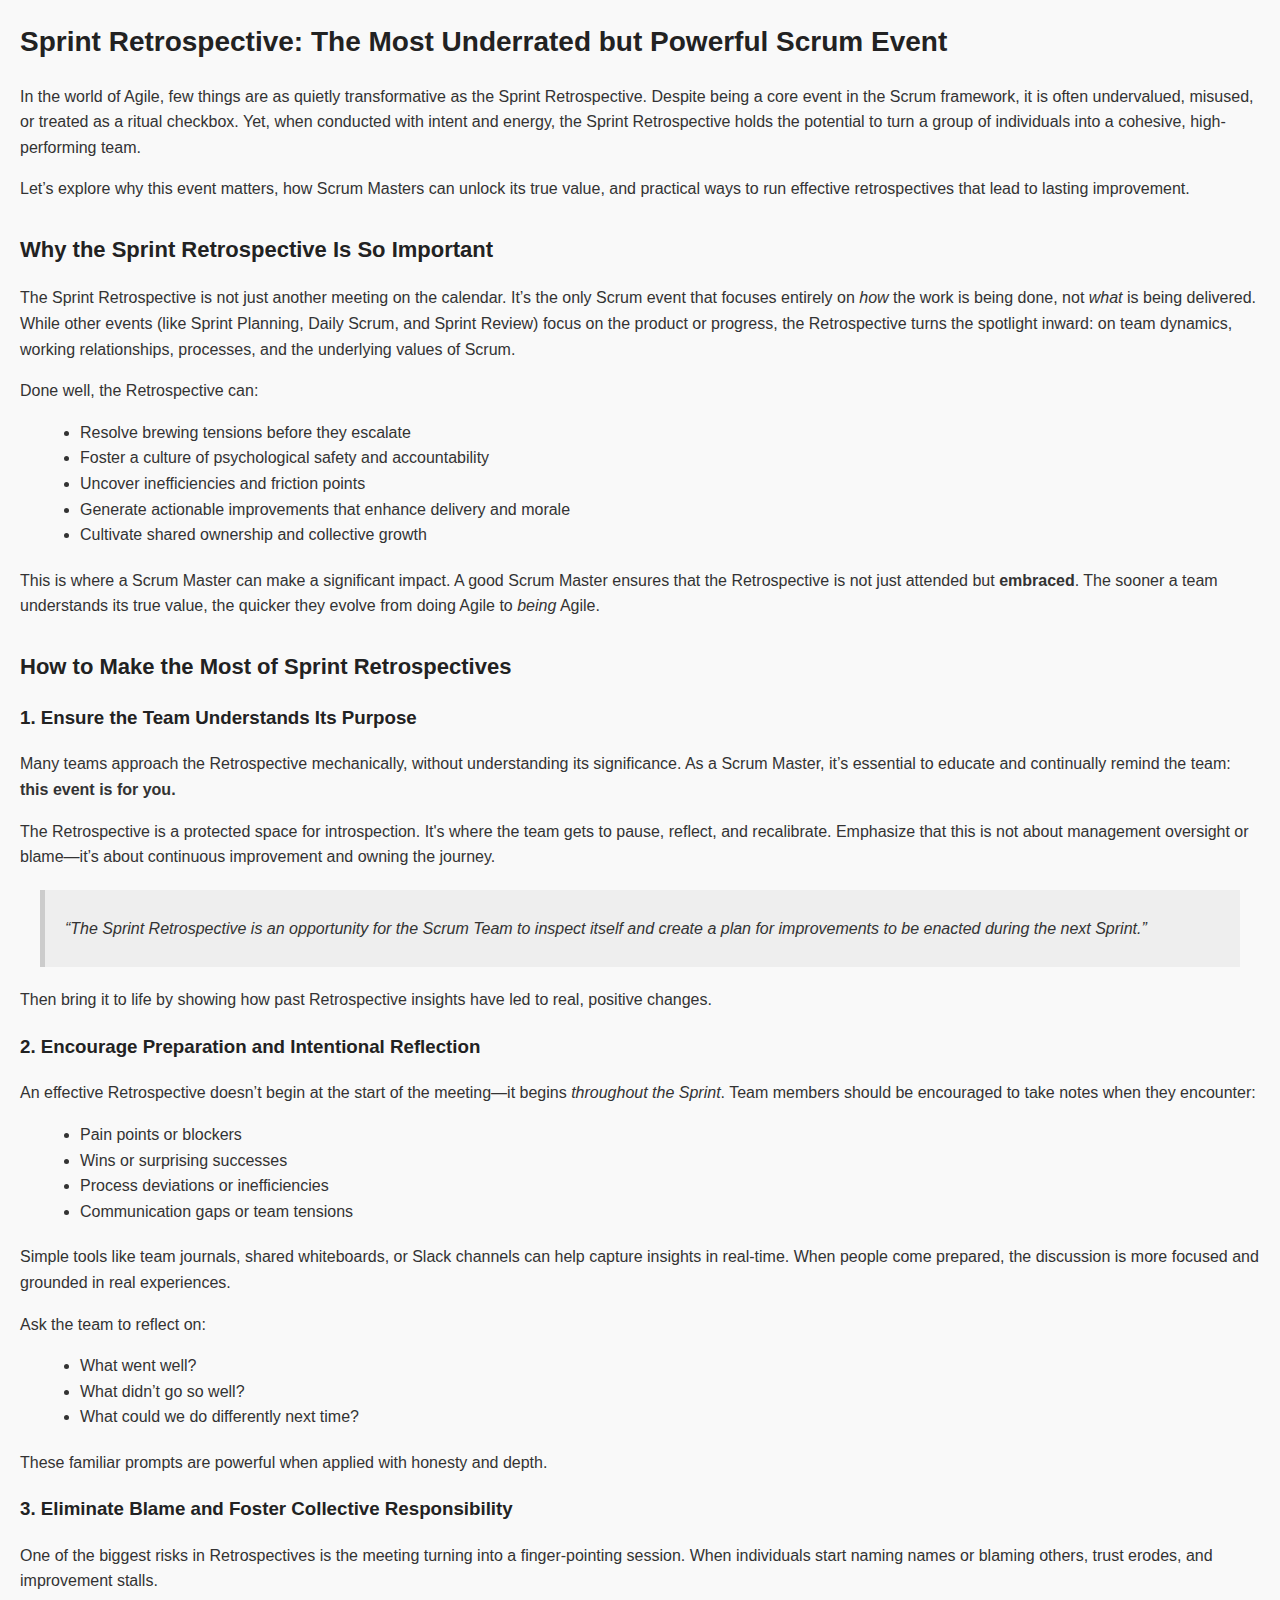
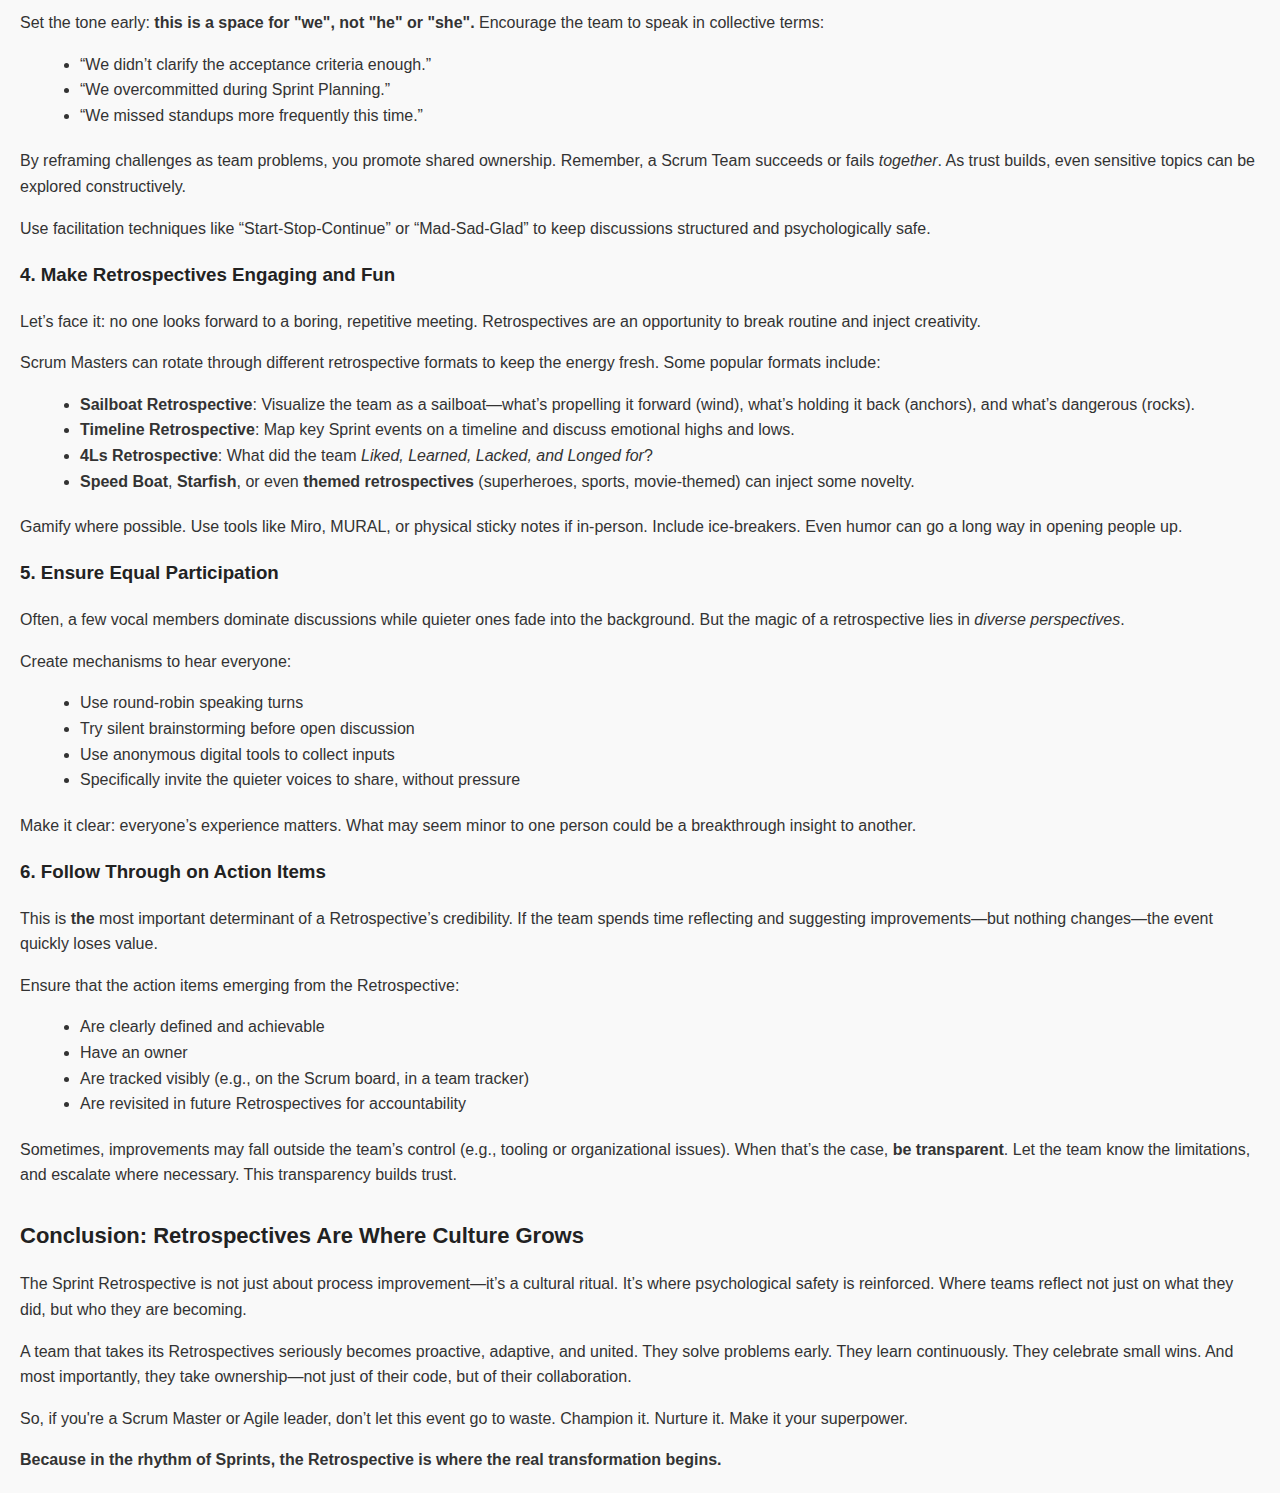
<file: sprint_retro.html>
<!DOCTYPE html>
<html lang="en">
<head>
  <meta charset="UTF-8">
  <meta name="viewport" content="width=device-width, initial-scale=1">
  <title>Sprint Retrospective: The Most Underrated but Powerful Scrum Event</title>
  <style>
    body {
      font-family: Arial, sans-serif;
      line-height: 1.6;
      margin: 20px;
      padding: 0;
      background-color: #f9f9f9;
      color: #333;
    }
    h1, h2, h3 {
      color: #222;
    }
    h1 {
      font-size: 28px;
    }
    h2 {
      font-size: 22px;
      margin-top: 30px;
    }
    p {
      margin-bottom: 16px;
    }
    ul {
      margin: 10px 0 20px 20px;
    }
    blockquote {
      margin: 20px;
      padding: 10px 20px;
      background-color: #eee;
      border-left: 5px solid #ccc;
    }
  </style>
</head>
<body>

  <h1>Sprint Retrospective: The Most Underrated but Powerful Scrum Event</h1>

  <p>In the world of Agile, few things are as quietly transformative as the Sprint Retrospective. Despite being a core event in the Scrum framework, it is often undervalued, misused, or treated as a ritual checkbox. Yet, when conducted with intent and energy, the Sprint Retrospective holds the potential to turn a group of individuals into a cohesive, high-performing team.</p>

  <p>Let’s explore why this event matters, how Scrum Masters can unlock its true value, and practical ways to run effective retrospectives that lead to lasting improvement.</p>

  <h2>Why the Sprint Retrospective Is So Important</h2>

  <p>The Sprint Retrospective is not just another meeting on the calendar. It’s the only Scrum event that focuses entirely on <em>how</em> the work is being done, not <em>what</em> is being delivered. While other events (like Sprint Planning, Daily Scrum, and Sprint Review) focus on the product or progress, the Retrospective turns the spotlight inward: on team dynamics, working relationships, processes, and the underlying values of Scrum.</p>

  <p>Done well, the Retrospective can:</p>
  <ul>
    <li>Resolve brewing tensions before they escalate</li>
    <li>Foster a culture of psychological safety and accountability</li>
    <li>Uncover inefficiencies and friction points</li>
    <li>Generate actionable improvements that enhance delivery and morale</li>
    <li>Cultivate shared ownership and collective growth</li>
  </ul>

  <p>This is where a Scrum Master can make a significant impact. A good Scrum Master ensures that the Retrospective is not just attended but <strong>embraced</strong>. The sooner a team understands its true value, the quicker they evolve from doing Agile to <em>being</em> Agile.</p>

  <h2>How to Make the Most of Sprint Retrospectives</h2>

  <h3>1. Ensure the Team Understands Its Purpose</h3>

  <p>Many teams approach the Retrospective mechanically, without understanding its significance. As a Scrum Master, it’s essential to educate and continually remind the team: <strong>this event is for you.</strong></p>

  <p>The Retrospective is a protected space for introspection. It's where the team gets to pause, reflect, and recalibrate. Emphasize that this is not about management oversight or blame—it’s about continuous improvement and owning the journey.</p>

  <blockquote>
    <p><em>“The Sprint Retrospective is an opportunity for the Scrum Team to inspect itself and create a plan for improvements to be enacted during the next Sprint.”</em></p>
  </blockquote>

  <p>Then bring it to life by showing how past Retrospective insights have led to real, positive changes.</p>

  <h3>2. Encourage Preparation and Intentional Reflection</h3>

  <p>An effective Retrospective doesn’t begin at the start of the meeting—it begins <em>throughout the Sprint</em>. Team members should be encouraged to take notes when they encounter:</p>
  <ul>
    <li>Pain points or blockers</li>
    <li>Wins or surprising successes</li>
    <li>Process deviations or inefficiencies</li>
    <li>Communication gaps or team tensions</li>
  </ul>

  <p>Simple tools like team journals, shared whiteboards, or Slack channels can help capture insights in real-time. When people come prepared, the discussion is more focused and grounded in real experiences.</p>

  <p>Ask the team to reflect on:</p>
  <ul>
    <li>What went well?</li>
    <li>What didn’t go so well?</li>
    <li>What could we do differently next time?</li>
  </ul>

  <p>These familiar prompts are powerful when applied with honesty and depth.</p>

  <h3>3. Eliminate Blame and Foster Collective Responsibility</h3>

  <p>One of the biggest risks in Retrospectives is the meeting turning into a finger-pointing session. When individuals start naming names or blaming others, trust erodes, and improvement stalls.</p>

  <p>Set the tone early: <strong>this is a space for "we", not "he" or "she".</strong> Encourage the team to speak in collective terms:</p>
  <ul>
    <li>“We didn’t clarify the acceptance criteria enough.”</li>
    <li>“We overcommitted during Sprint Planning.”</li>
    <li>“We missed standups more frequently this time.”</li>
  </ul>

  <p>By reframing challenges as team problems, you promote shared ownership. Remember, a Scrum Team succeeds or fails <em>together</em>. As trust builds, even sensitive topics can be explored constructively.</p>

  <p>Use facilitation techniques like “Start-Stop-Continue” or “Mad-Sad-Glad” to keep discussions structured and psychologically safe.</p>

  <h3>4. Make Retrospectives Engaging and Fun</h3>

  <p>Let’s face it: no one looks forward to a boring, repetitive meeting. Retrospectives are an opportunity to break routine and inject creativity.</p>

  <p>Scrum Masters can rotate through different retrospective formats to keep the energy fresh. Some popular formats include:</p>
  <ul>
    <li><strong>Sailboat Retrospective</strong>: Visualize the team as a sailboat—what’s propelling it forward (wind), what’s holding it back (anchors), and what’s dangerous (rocks).</li>
    <li><strong>Timeline Retrospective</strong>: Map key Sprint events on a timeline and discuss emotional highs and lows.</li>
    <li><strong>4Ls Retrospective</strong>: What did the team <em>Liked, Learned, Lacked, and Longed for</em>?</li>
    <li><strong>Speed Boat</strong>, <strong>Starfish</strong>, or even <strong>themed retrospectives</strong> (superheroes, sports, movie-themed) can inject some novelty.</li>
  </ul>

  <p>Gamify where possible. Use tools like Miro, MURAL, or physical sticky notes if in-person. Include ice-breakers. Even humor can go a long way in opening people up.</p>

  <h3>5. Ensure Equal Participation</h3>

  <p>Often, a few vocal members dominate discussions while quieter ones fade into the background. But the magic of a retrospective lies in <em>diverse perspectives</em>.</p>

  <p>Create mechanisms to hear everyone:</p>
  <ul>
    <li>Use round-robin speaking turns</li>
    <li>Try silent brainstorming before open discussion</li>
    <li>Use anonymous digital tools to collect inputs</li>
    <li>Specifically invite the quieter voices to share, without pressure</li>
  </ul>

  <p>Make it clear: everyone’s experience matters. What may seem minor to one person could be a breakthrough insight to another.</p>

  <h3>6. Follow Through on Action Items</h3>

  <p>This is <strong>the</strong> most important determinant of a Retrospective’s credibility. If the team spends time reflecting and suggesting improvements—but nothing changes—the event quickly loses value.</p>

  <p>Ensure that the action items emerging from the Retrospective:</p>
  <ul>
    <li>Are clearly defined and achievable</li>
    <li>Have an owner</li>
    <li>Are tracked visibly (e.g., on the Scrum board, in a team tracker)</li>
    <li>Are revisited in future Retrospectives for accountability</li>
  </ul>

  <p>Sometimes, improvements may fall outside the team’s control (e.g., tooling or organizational issues). When that’s the case, <strong>be transparent</strong>. Let the team know the limitations, and escalate where necessary. This transparency builds trust.</p>

  <h2>Conclusion: Retrospectives Are Where Culture Grows</h2>

  <p>The Sprint Retrospective is not just about process improvement—it’s a cultural ritual. It’s where psychological safety is reinforced. Where teams reflect not just on what they did, but who they are becoming.</p>

  <p>A team that takes its Retrospectives seriously becomes proactive, adaptive, and united. They solve problems early. They learn continuously. They celebrate small wins. And most importantly, they take ownership—not just of their code, but of their collaboration.</p>

  <p>So, if you're a Scrum Master or Agile leader, don’t let this event go to waste. Champion it. Nurture it. Make it your superpower.</p>

  <p><strong>Because in the rhythm of Sprints, the Retrospective is where the real transformation begins.</strong></p>

</body>
</html>
</file>
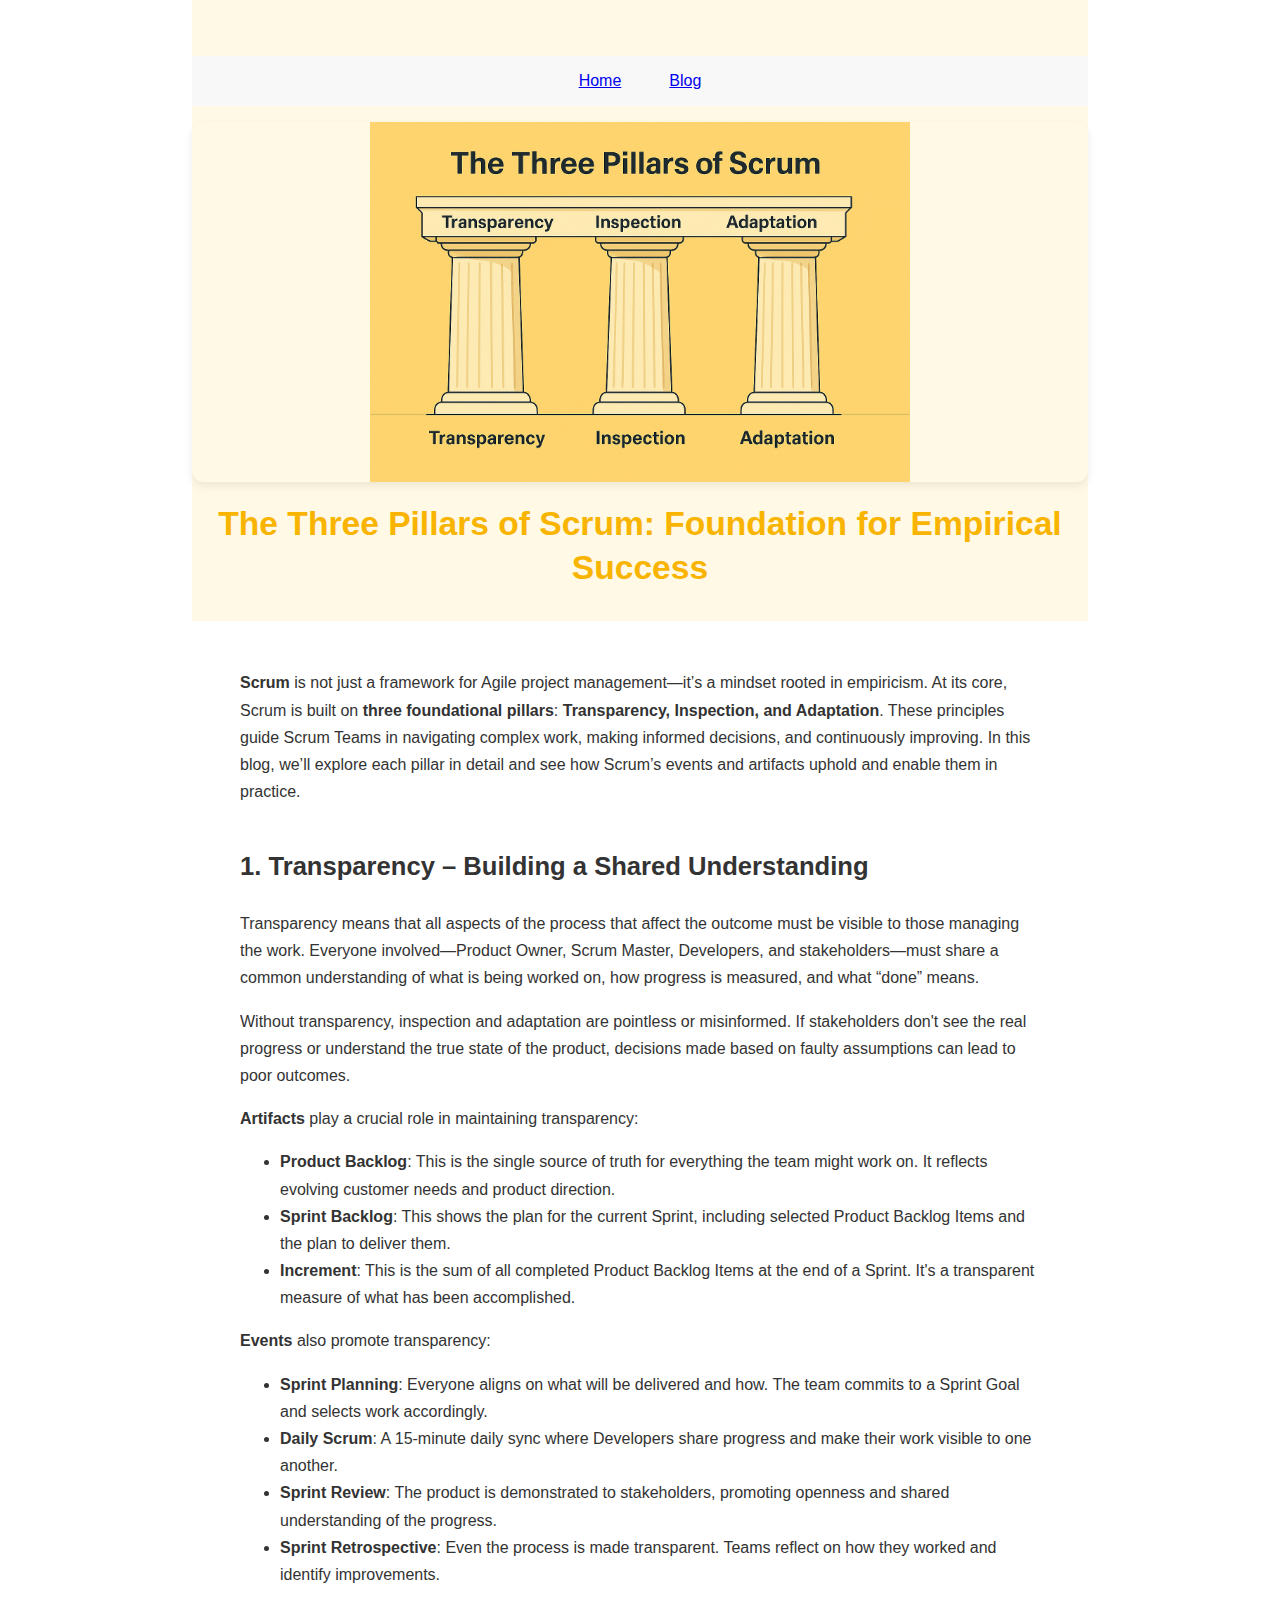
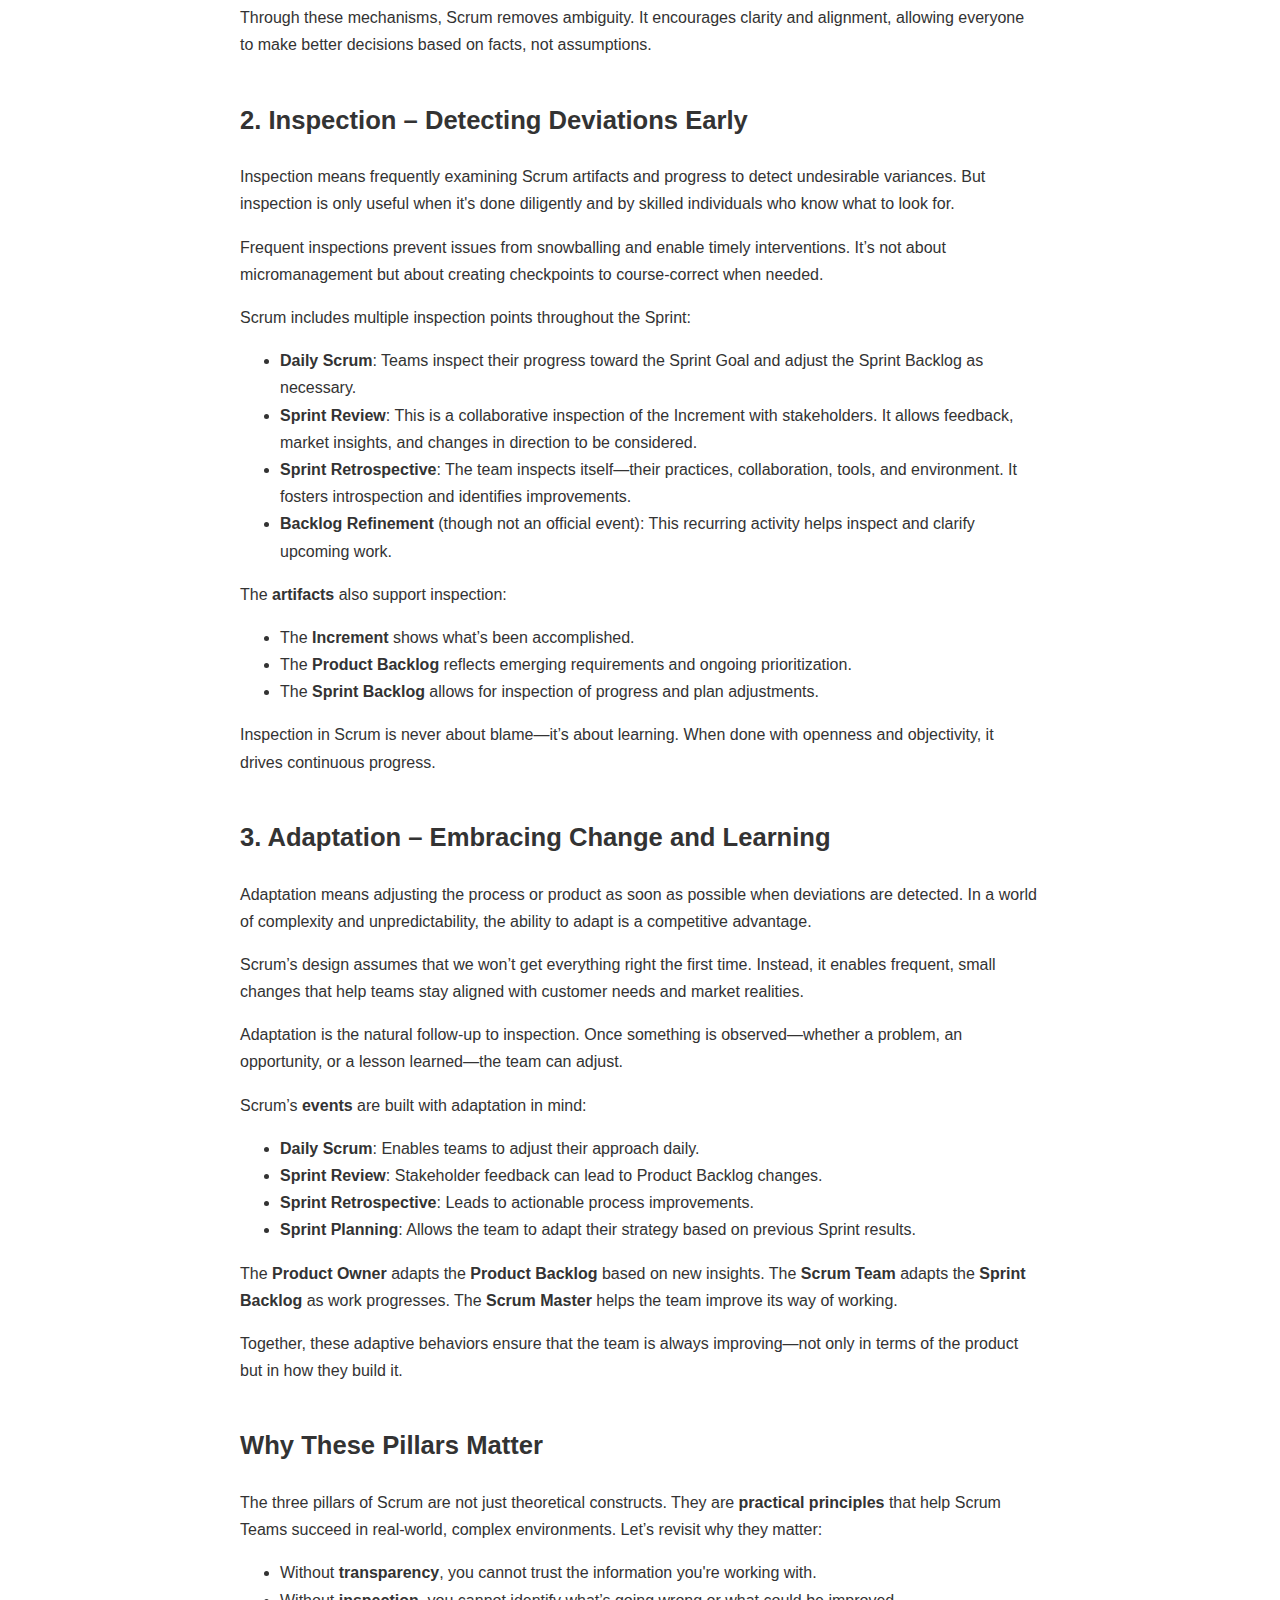
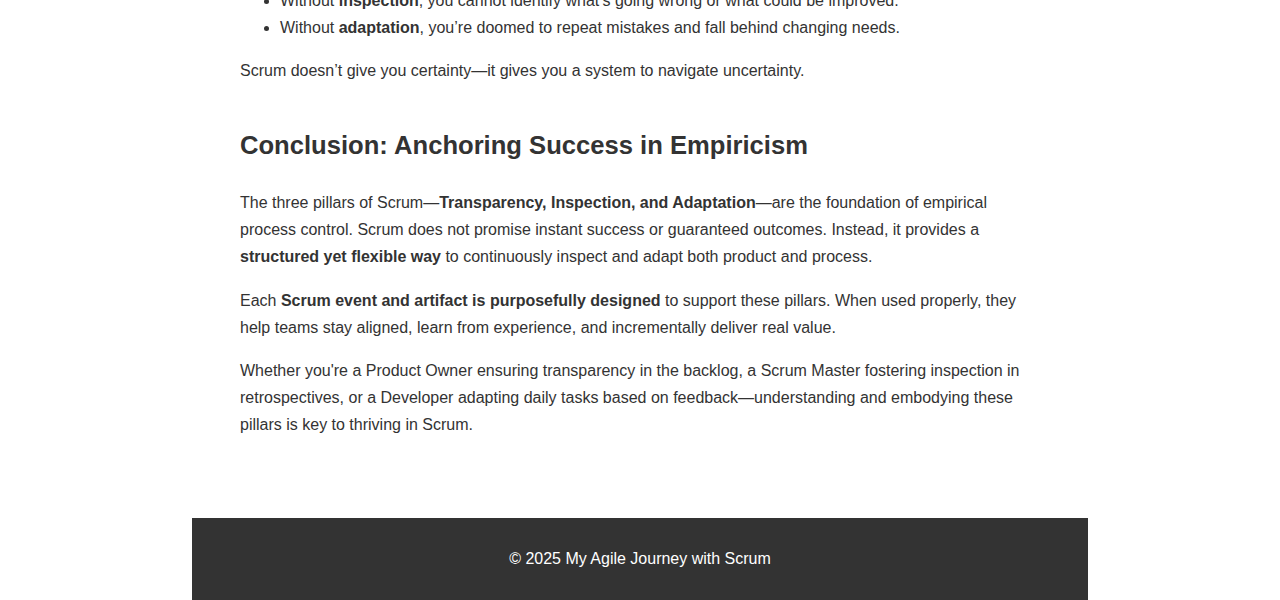
<file: the_three_pillars_of_scrum.html>
<!DOCTYPE html>
<html lang="en">
<head>
  <meta charset="UTF-8" />
  <meta name="viewport" content="width=device-width, initial-scale=1.0"/>
  <title>The Three Pillars of Scrum</title>
  <link rel="stylesheet" href="css/blog.css" />
  <link rel="stylesheet" href="css/styles.css" />
    <!-- Google tag (gtag.js) -->
<script async src="https://www.googletagmanager.com/gtag/js?id=G-W8BX08NS1E"></script>
<script>
  window.dataLayer = window.dataLayer || [];
  function gtag(){dataLayer.push(arguments);}
  gtag('js', new Date());

  gtag('config', 'G-W8BX08NS1E');
</script>
</head>
<body class="blog-page">
  <header class="blog-hero">
  <nav>
  <ul>
    <li><a href="index.html">Home</a></li>
    <li><a href="blogs.html" class="active">Blog</a></li>
  </ul>
</nav>
 <img src="images/pillars.png" alt="The Three Pillars of Scrum: Foundation for Empirical Success illustration" class="banner-img" />
    <h1>The Three Pillars of Scrum: Foundation for Empirical Success</h1>
  </header>

  <main class="blog-container">
    <p><strong>Scrum</strong> is not just a framework for Agile project management—it’s a mindset rooted in empiricism. At its core, Scrum is built on <strong>three foundational pillars</strong>: <strong>Transparency, Inspection, and Adaptation</strong>. These principles guide Scrum Teams in navigating complex work, making informed decisions, and continuously improving. In this blog, we’ll explore each pillar in detail and see how Scrum’s events and artifacts uphold and enable them in practice.</p>

    <h2>1. Transparency – Building a Shared Understanding</h2>
    <p>Transparency means that all aspects of the process that affect the outcome must be visible to those managing the work. Everyone involved—Product Owner, Scrum Master, Developers, and stakeholders—must share a common understanding of what is being worked on, how progress is measured, and what “done” means.</p>

    <p>Without transparency, inspection and adaptation are pointless or misinformed. If stakeholders don't see the real progress or understand the true state of the product, decisions made based on faulty assumptions can lead to poor outcomes.</p>

    <p><strong>Artifacts</strong> play a crucial role in maintaining transparency:</p>
    <ul>
      <li><strong>Product Backlog</strong>: This is the single source of truth for everything the team might work on. It reflects evolving customer needs and product direction.</li>
      <li><strong>Sprint Backlog</strong>: This shows the plan for the current Sprint, including selected Product Backlog Items and the plan to deliver them.</li>
      <li><strong>Increment</strong>: This is the sum of all completed Product Backlog Items at the end of a Sprint. It's a transparent measure of what has been accomplished.</li>
    </ul>
    <p><strong>Events</strong> also promote transparency:</p>
    <ul>
      <li><strong>Sprint Planning</strong>: Everyone aligns on what will be delivered and how. The team commits to a Sprint Goal and selects work accordingly.</li>
      <li><strong>Daily Scrum</strong>: A 15-minute daily sync where Developers share progress and make their work visible to one another.</li>
      <li><strong>Sprint Review</strong>: The product is demonstrated to stakeholders, promoting openness and shared understanding of the progress.</li>
      <li><strong>Sprint Retrospective</strong>: Even the process is made transparent. Teams reflect on how they worked and identify improvements.</li>
    </ul>
    <p>Through these mechanisms, Scrum removes ambiguity. It encourages clarity and alignment, allowing everyone to make better decisions based on facts, not assumptions.</p>

    <h2>2. Inspection – Detecting Deviations Early</h2>
    <p>Inspection means frequently examining Scrum artifacts and progress to detect undesirable variances. But inspection is only useful when it's done diligently and by skilled individuals who know what to look for.</p>

    <p>Frequent inspections prevent issues from snowballing and enable timely interventions. It’s not about micromanagement but about creating checkpoints to course-correct when needed.</p>

    <p>Scrum includes multiple inspection points throughout the Sprint:</p>
    <ul>
      <li><strong>Daily Scrum</strong>: Teams inspect their progress toward the Sprint Goal and adjust the Sprint Backlog as necessary.</li>
      <li><strong>Sprint Review</strong>: This is a collaborative inspection of the Increment with stakeholders. It allows feedback, market insights, and changes in direction to be considered.</li>
      <li><strong>Sprint Retrospective</strong>: The team inspects itself—their practices, collaboration, tools, and environment. It fosters introspection and identifies improvements.</li>
      <li><strong>Backlog Refinement</strong> (though not an official event): This recurring activity helps inspect and clarify upcoming work.</li>
    </ul>
    <p>The <strong>artifacts</strong> also support inspection:</p>
    <ul>
      <li>The <strong>Increment</strong> shows what’s been accomplished.</li>
      <li>The <strong>Product Backlog</strong> reflects emerging requirements and ongoing prioritization.</li>
      <li>The <strong>Sprint Backlog</strong> allows for inspection of progress and plan adjustments.</li>
    </ul>
    <p>Inspection in Scrum is never about blame—it’s about learning. When done with openness and objectivity, it drives continuous progress.</p>

    <h2>3. Adaptation – Embracing Change and Learning</h2>
    <p>Adaptation means adjusting the process or product as soon as possible when deviations are detected. In a world of complexity and unpredictability, the ability to adapt is a competitive advantage.</p>

    <p>Scrum’s design assumes that we won’t get everything right the first time. Instead, it enables frequent, small changes that help teams stay aligned with customer needs and market realities.</p>

    <p>Adaptation is the natural follow-up to inspection. Once something is observed—whether a problem, an opportunity, or a lesson learned—the team can adjust.</p>

    <p>Scrum’s <strong>events</strong> are built with adaptation in mind:</p>
    <ul>
      <li><strong>Daily Scrum</strong>: Enables teams to adjust their approach daily.</li>
      <li><strong>Sprint Review</strong>: Stakeholder feedback can lead to Product Backlog changes.</li>
      <li><strong>Sprint Retrospective</strong>: Leads to actionable process improvements.</li>
      <li><strong>Sprint Planning</strong>: Allows the team to adapt their strategy based on previous Sprint results.</li>
    </ul>

    <p>The <strong>Product Owner</strong> adapts the <strong>Product Backlog</strong> based on new insights. The <strong>Scrum Team</strong> adapts the <strong>Sprint Backlog</strong> as work progresses. The <strong>Scrum Master</strong> helps the team improve its way of working.</p>

    <p>Together, these adaptive behaviors ensure that the team is always improving—not only in terms of the product but in how they build it.</p>

    <h2>Why These Pillars Matter</h2>
    <p>The three pillars of Scrum are not just theoretical constructs. They are <strong>practical principles</strong> that help Scrum Teams succeed in real-world, complex environments. Let’s revisit why they matter:</p>
    <ul>
      <li>Without <strong>transparency</strong>, you cannot trust the information you're working with.</li>
      <li>Without <strong>inspection</strong>, you cannot identify what’s going wrong or what could be improved.</li>
      <li>Without <strong>adaptation</strong>, you’re doomed to repeat mistakes and fall behind changing needs.</li>
    </ul>
    <p>Scrum doesn’t give you certainty—it gives you a system to navigate uncertainty.</p>

    <h2>Conclusion: Anchoring Success in Empiricism</h2>
    <p>The three pillars of Scrum—<strong>Transparency, Inspection, and Adaptation</strong>—are the foundation of empirical process control. Scrum does not promise instant success or guaranteed outcomes. Instead, it provides a <strong>structured yet flexible way</strong> to continuously inspect and adapt both product and process.</p>

    <p>Each <strong>Scrum event and artifact is purposefully designed</strong> to support these pillars. When used properly, they help teams stay aligned, learn from experience, and incrementally deliver real value.</p>

    <p>Whether you're a Product Owner ensuring transparency in the backlog, a Scrum Master fostering inspection in retrospectives, or a Developer adapting daily tasks based on feedback—understanding and embodying these pillars is key to thriving in Scrum.</p>
  </main>

  <footer>
    <p>© 2025 My Agile Journey with Scrum</p>
  </footer>
</body>
</html>
</file>
<file: css/styles.css>
﻿body {
    font-family: Arial, sans-serif;
    margin: 0;
    padding: 0;
    background: #fff;
    color: #333;
    margin-left: 15%;
    margin-right: 15%;
}

@media (max-width: 768px) {
    body {
        margin-left: 5%;
        margin-right: 5%;
    }
}

nav ul {
    display: flex;
    list-style: none;
    padding: 1rem;
    background: #f8f8f8;
    justify-content: center;
}

    nav ul li {
        margin: 0 1.5rem;
    }

.hero {
    display: flex;
    align-items: center;
    justify-content: space-around;
    padding: 2rem;
    background-color: #fff9e5;
    flex-wrap: wrap;
}

    .hero img {
        height: 700px;
    }

.hero-text {
    max-width: 500px;
}

    .hero-text h1 {
        font-size: 2rem;
        color: #000;
    }

.countdown {
    font-size: 1.2rem;
    margin: 0.5rem 0;
    color: #b22222;
}

.btn {
    display: inline-block;
    margin-top: 1rem;
    padding: 0.75rem 1.5rem;
    background-color: #f7c600;
    color: #000;
    text-decoration: none;
    font-weight: bold;
}

section {
    padding: 2rem;
}

.about-book, .about-author, .notify-form, .blog {
    background-color: #f5f5f5;
    margin: 1rem 0;
}

    .about-author img {
        align: right;
        height: 400px;
        margin-top: 1rem;
    }

    .blog ul {
        list-style: disc;
        padding-left: 2rem;
    }

footer {
    background: #333;
    color: #fff;
    text-align: center;
    padding: 1rem;
}

.modal {
    display: none;
    position: fixed;
    z-index: 1000;
    padding-top: 60px;
    left: 0;
    top: 0;
    width: 100%;
    height: 100%;
    overflow: auto;
    background-color: rgba(0,0,0,0.6);
}

.modal-content {
    background-color: #fff;
    margin: auto;
    padding: 20px;
    width: 80%;
    max-width: 700px;
    border-radius: 8px;
    position: relative;
}

.close {
    position: absolute;
    top: 8px;
    right: 16px;
    color: #aaa;
    font-size: 28px;
    font-weight: bold;
    cursor: pointer;
}

.whats-inside {
    background-color: #fff;
    padding: 2rem;
    margin: 1rem 0;
    text-align: center;
}

.features {
    display: flex;
    flex-wrap: wrap;
    justify-content: space-around;
    gap: 1.5rem;
    margin-top: 1rem;
}

.feature-box {
    background-color: #f5f5f5;
    border-radius: 8px;
    padding: 1.5rem;
    max-width: 300px;
    flex: 1;
    min-width: 250px;
    box-shadow: 0 2px 6px rgba(0,0,0,0.05);
}

    .feature-box h3 {
        margin-bottom: 0.75rem;
        color: #333;
    }

    .feature-box p {
        color: #555;
        font-size: 0.95rem;
    }

.author-content {
    display: flex;
    align-items: flex-start; /* aligns items to the top */
    justify-content: space-between;
    flex-wrap: wrap;
    gap: 2rem;
}

.author-text {
    flex: 1;
    min-width: 250px;
}

.author-image img {
    height: 520px;
    max-width: 100%;
}

.whats-inside {
    background-color: #fff;
    padding: 2rem;
    text-align: center;
}

.features {
    display: flex;
    justify-content: space-around;
    flex-wrap: wrap;
    gap: 2rem;
    margin-top: 2rem;
}

.feature-box {
    flex: 1;
    min-width: 200px;
    max-width: 300px;
    padding: 1rem;
}

    .feature-box img {
        height: 48px;
        margin-bottom: 1rem;
    }

    .feature-box h3 {
        margin-bottom: 0.5rem;
        font-size: 1.2rem;
        color: #333;
    }

    .feature-box p {
        font-size: 0.95rem;
        color: #555;
    }
</file>
<file: css/blog.css>
/* == BLOG PAGE STYLES =================================================== */
/*  Blog-only overrides (scoped by .blog-page on <body>)  */
.blog-page .blog-hero {
  background: #fff9e5;
  padding: 2.5rem 0 2rem;
  text-align: center;
}
.blog-page .blog-hero h1 {
  margin: 0;
  font-size: 2.1rem;
  font-weight: 700;
  color: #f8b400;
  line-height: 1.3;
}
.blog-page .banner-img {
  width: 100%;
  max-height: 40vh;
  height: auto;
  object-fit: contain;
  display: block;
  margin: 0 auto 1.25rem;
  border-radius: 12px;
  box-shadow: 0 4px 10px rgba(0,0,0,.08);
}

.blog-page .blog-container {
  max-width: 800px;
  margin: 0 auto;
  padding: 2rem 0 4rem;
  line-height: 1.7;
}
.blog-page .blog-container h2   { margin-top: 2.5rem; font-size: 1.6rem; color:#333; }
.blog-page .blog-container h3   { margin-top: 2rem;  font-size: 1.25rem; color:#f8b400; }
.blog-page .blog-container p    { margin: 1rem 0;    font-size: 1rem; }

/* responsive table inside article */
.blog-page .blog-container table        { width:100%; border-collapse:collapse; margin:1.5rem 0; }
.blog-page .blog-container th,
.blog-page .blog-container td           { border:1px solid #ddd; padding:.75rem; text-align:left; }
.blog-page .blog-container th           { background:#fff9e5; font-weight:600; color:#333; }

@media (max-width:600px) {
  .blog-page .blog-hero h1 { font-size:1.6rem; }
  .blog-page .blog-container table,
  .blog-page .blog-container thead,
  .blog-page .blog-container tbody,
  .blog-page .blog-container th,
  .blog-page .blog-container td,
  .blog-page .blog-container tr { display:block; }
  .blog-page .blog-container th { position:absolute; top:-9999px; left:-9999px; }
  .blog-page .blog-container td { border:none; position:relative; padding-left:50%; white-space:pre-wrap; }
  .blog-page .blog-container td:before {
    content:attr(data-label);
    position:absolute; left:0; width:45%; padding-left:1rem; font-weight:700; color:#333;
  }
}

/* == BLOG INDEX (LANDING) STYLES ========================================= */
.blog-index-page {
  background: #f7f7f7;
  font-family: Arial, sans-serif;
  color: #333;
}

.blog-index-page .blog-hero {
  background: #fff9e5;
  padding: 3rem 1rem 2rem;
  text-align: center;
}

.blog-index-page .blog-hero h1 {
  font-size: 2.4rem;
  margin: 0 0 0.5rem;
  color: #333;
}

.blog-index-page .blog-hero .lead {
  font-size: 1.125rem;
  color: #666;
}

.blog-index-page .blog-container {
  display: grid;
  grid-template-columns: repeat(auto-fill, minmax(300px, 1fr));
  gap: 2rem;
  max-width: 1200px;
  margin: 0 auto 3rem;
  padding: 0 1rem;
}

.blog-index-page .blog-card {
  background: #fff;
  border-radius: 14px;
  overflow: hidden;
  box-shadow: 0 6px 24px rgba(0,0,0,0.06);
  transition: transform .25s ease, box-shadow .25s ease;
}

.blog-index-page .blog-card:hover {
  transform: translateY(-6px);
  box-shadow: 0 12px 32px rgba(0,0,0,0.08);
}

/* Banner as background-image */
.blog-index-page .blog-card figure {
  height: 180px;
  background-size: cover;
  background-position: center;
}

/* Or if you swap to an <img> tag instead of CSS background */
.blog-index-page .blog-card img {
  width: 100%;
  height: 180px;
  object-fit: cover;
  display: block;
}

/* NEW: provide interior padding so text isn't flush left/right */
.blog-index-page .blog-card .p-6 {
  padding: 1.25rem 1.5rem 1.5rem;
}

.blog-index-page .blog-card h2 {
  font-size: 1.25rem;
  line-height: 1.35;
  margin: 0 0 .5rem;
  color: #333;
}

.blog-index-page .blog-card p {
  font-size: .9rem;
  color: #555;
  margin: 0 0 1.25rem;
}

.blog-index-page .blog-card span {
  color: #f8b400;
  font-weight: 600;
}

@media (max-width:600px) {
  .blog-index-page .blog-hero h1 { font-size: 1.8rem; }
  .blog-index-page .blog-container {
    grid-template-columns: 1fr;
  }
}
</file>
